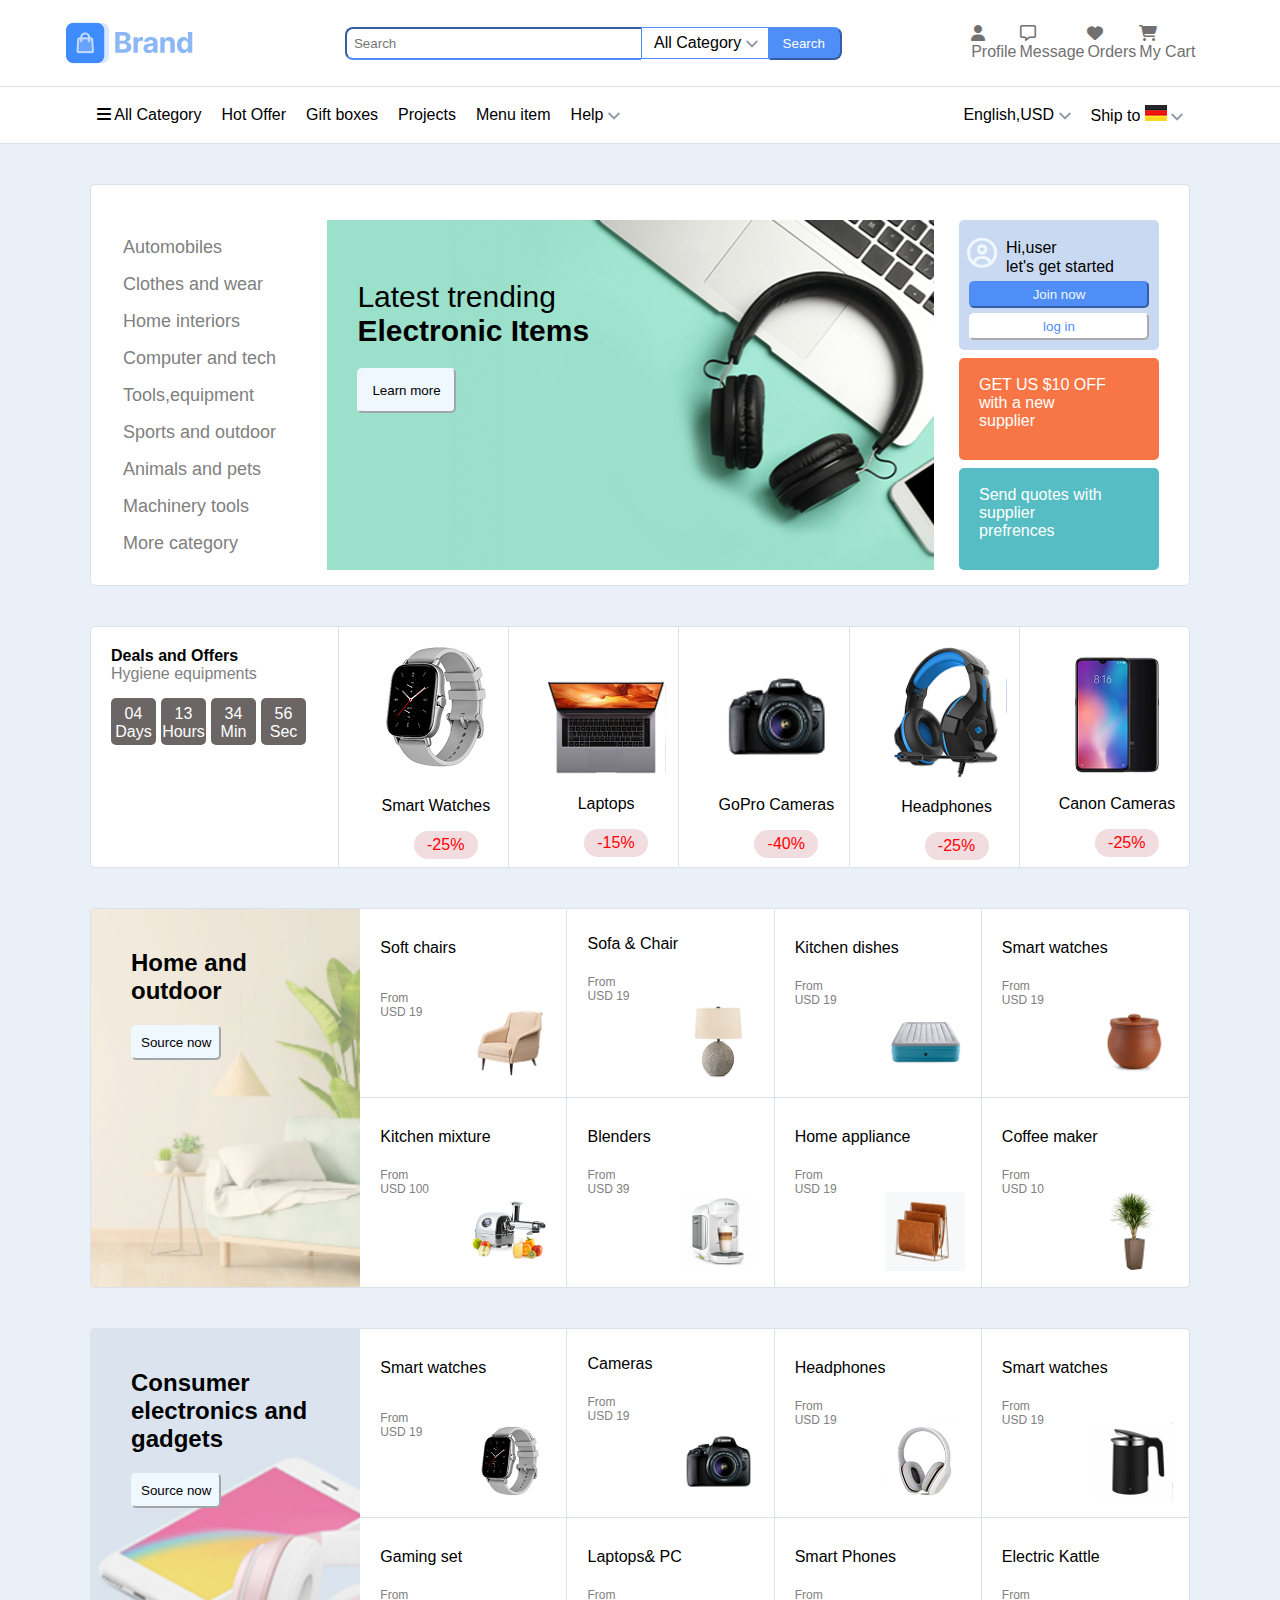
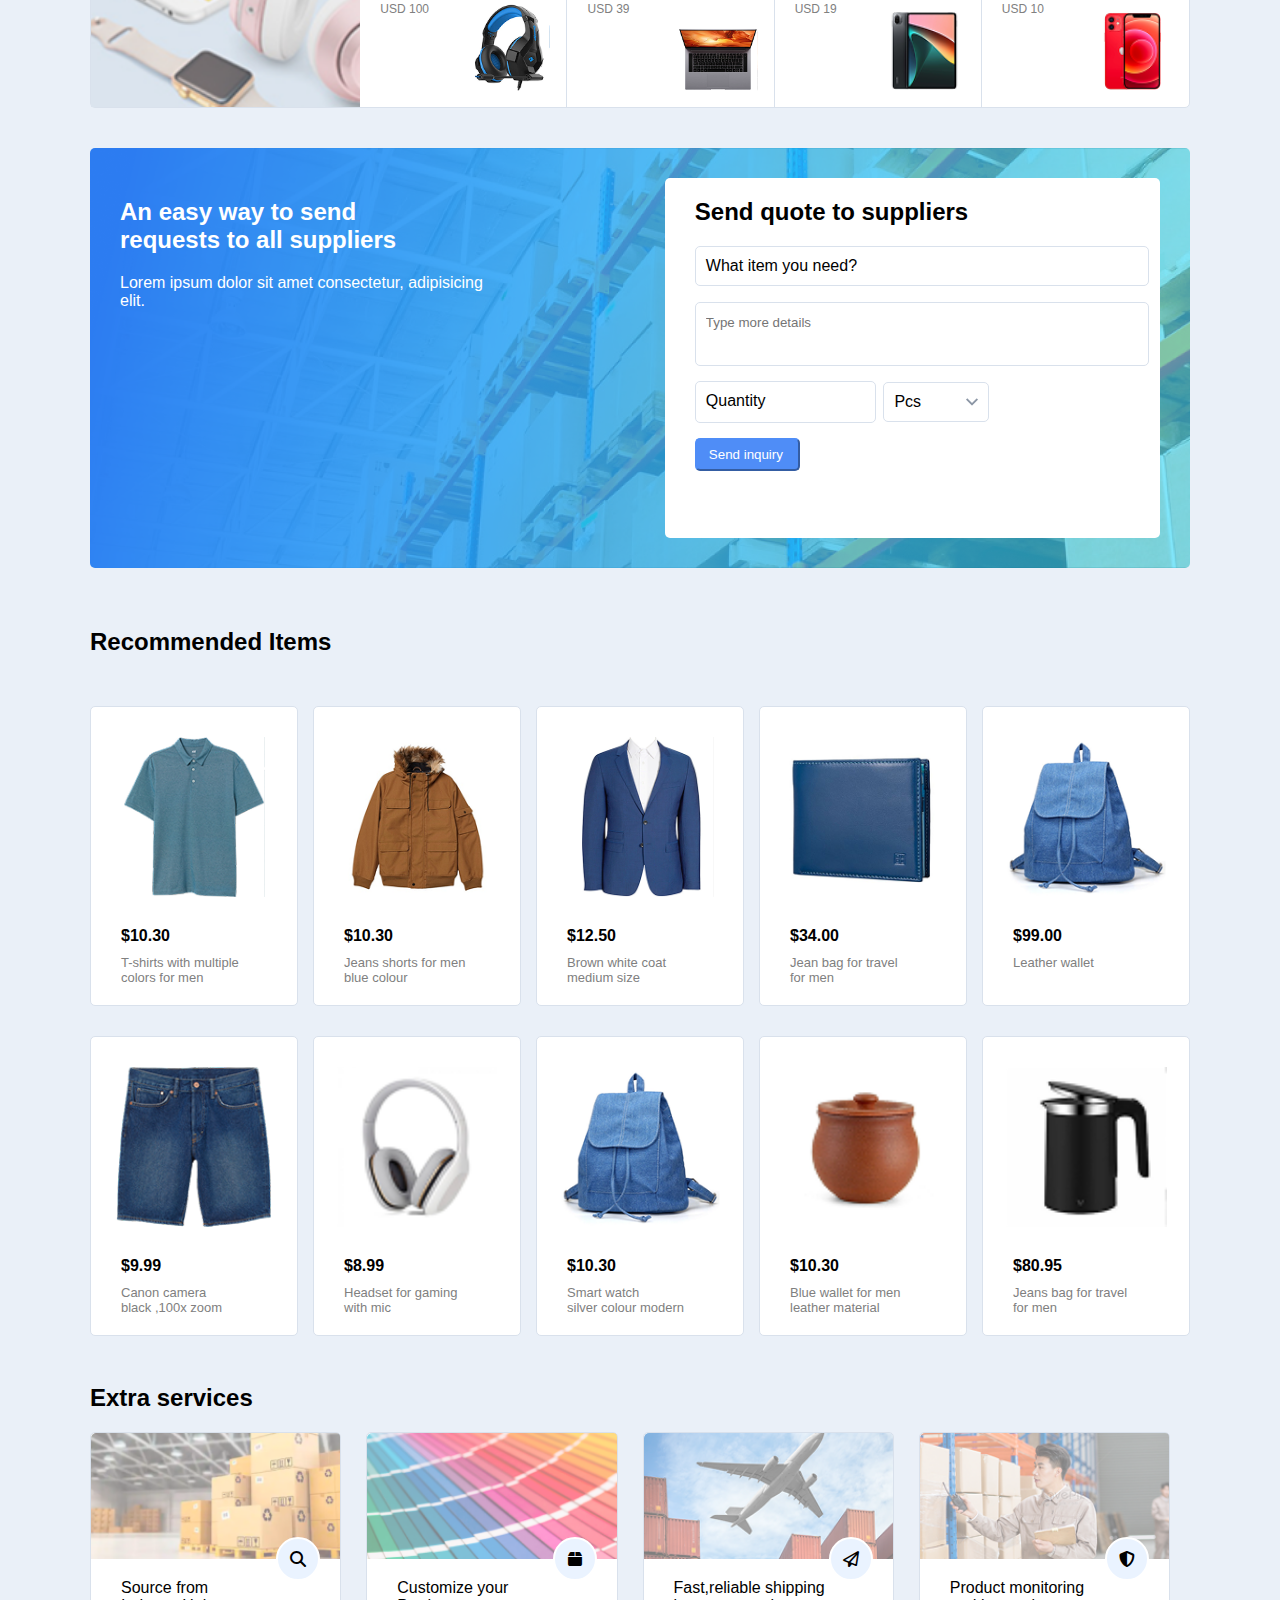
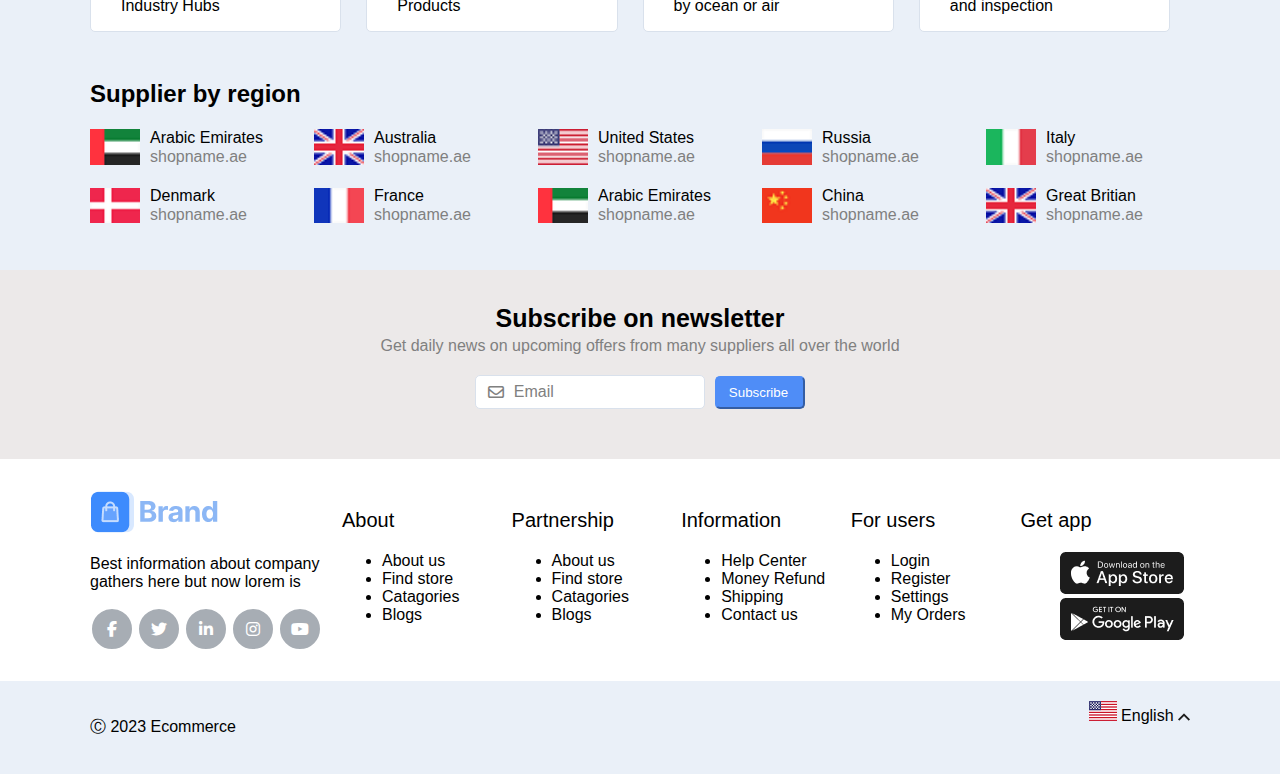
<file: index.html>
<!DOCTYPE html>
<html lang="en">
<head>
    <meta charset="UTF-8">
    <meta name="viewport" content="width=device-width, initial-scale=1.0">
    <title>Document</title>
  <link rel="stylesheet" href="/style.css">
  <link rel="stylesheet"
 href="https://cdnjs.cloudflare.com/ajax/libs/font-awesome/6.5.0/css/all.min.css">

</head>
<body>
    <div id="container">
<div id="hero">
    <div id="heroo" >
        <img src="/logo-colored.png" alt="brandimage">
    </div>
    <div id="hero1">
        <input type="text" placeholder="Search" id="Search" >
       <p id="input">All Category <img src="/Vector.png" alt="vector"></p>
         <button id="button">Search</button>
   </div>
    <div id="logo">
        <div id="logo1">
        <i class="fa-solid fa-user"></i> <br>Profile
       
        </div><div  id="logo1">
<i class="fa-regular fa-message"></i> <br>Message
     
        </div><div  id="logo1">
<i class="fa-solid fa-heart"></i> <br>Orders
        
        </div><div  id="logo1">
<i class="fa-solid fa-cart-shopping"></i> <br>My Cart
      
        </div>
    </div>
</div>
<div  id="category">
    <div  id="category1">
        <p><i class="fa-solid fa-bars"></i> All Category</p>
        <p>Hot Offer</p>
        <p>Gift boxes</p>
        <p>Projects</p>
        <p>Menu item</p>
        <div id="category11">
<p >Help <img src="/Vector.png" alt=""></p>
</div>
    </div>
    <div  id="category2">
        <p>English,USD <img src="/Vector.png" alt=""></p>
        <p>Ship to <img src="/DE@2x.png" alt=""> <img src="/Vector.png" alt=""></p>
    </div>
</div>
<div id="box">
    <div id="menu">
       
    <p>Automobiles</p>
    <p>Clothes and wear</p>
    <p>Home interiors</p>
    <p>Computer and tech</p>
    <p>Tools,equipment</p>
    <p>Sports and outdoor</p>
    <p>Animals and pets</p>
    <p>Machinery tools</p>
    <p>More category</p>
    </div>
    <div id="pic">
       <div id="pic1" style="padding-left: 30px;padding-top: 60px;font-size: 30px;">
<span>Latest trending</span>
<br> 
<span style="font-weight: 600;">Electronic Items</span>        
</div>
        <button style="margin-left: 30px;margin-top: 20px;background-color: aliceblue;padding: 13px;border-color: aliceblue;border-radius: 5px;font-weight: 120;">Learn more</button>
    </div>
    <div id="list">
        <div id="list1">
            <div id="list11"><i class="fa-regular fa-circle-user" style="color: aliceblue;"></i>
                <div style="display: flex;  flex-direction: column;
  line-height: 1.2;">
               <span> Hi,user</span> 
               <span>let's get started</span>
                </div>
            </div>
            <button style="color: aliceblue;background-color: #4F8DF7 ;
  border-color: #4F8DF7;width: 180px;margin-top: 5px;border-radius: 5px;padding-top: 4px;padding-bottom: 4px;margin-left: 10px;margin-right: 10px;">Join now</button>
            <button style="color: #4F8DF7;background-color: white ;
  border-color: white;width: 180px;margin-top: 5px;border-radius: 5px;padding-top: 4px;padding-bottom: 4px;margin-left: 10px;margin-bottom: 5px;">log in</button>
        </div>
        <div id="list2">
           <p> GET US $10 OFF <br>with a new <br>supplier</p>
        </div>
        <div id="list3">
                     <p> Send quotes with <br>supplier <br>prefrences</p>
  
        </div>
    </div>
</div>
<div id="main">
    <div id="main1">
        <span style="font-weight: 550;">Deals and Offers</span>
        <br><span style="color: gray;">Hygiene equipments</span>
        <div id="main11">
            <span>04 <br>Days</span>
                        <span>13 <br>Hours</span>
            <span>34 <br>Min</span>
            <span>56 <br> Sec</span>

        </div>
        
    </div>
    <div id="main2" style="padding-top: 10px;">
        <img src="/8.png" alt="">
        <p>Smart Watches</p>
        <p style="color: red;background-color: rgb(241, 220, 224);width: 54px;padding: 5px;margin-left: 50px;border-radius: 25px;">-25%</p>
    </div>
     <div id="main3" style="padding-top: 53px;">
        <img src="/image 34.png" alt="" style="width: 120px;height: auto;">
        <p>Laptops</p>
        <p style="color: red;background-color: rgb(241, 220, 224);width: 54px;padding: 5px;margin-left: 50px;border-radius: 25px;">-15%</p>
    </div>
     <div id="main4" style="padding-top: 30px;">
        <img src="/6.png" alt="" style="width: 120px;height: auto;">
        <p>GoPro Cameras</p>
        <p style="color: red;background-color: rgb(241, 220, 224);width: 54px;padding: 5px;margin-left: 50px;border-radius: 25px;">-40%</p>
    </div> 
    <div id="main5" style="padding-top: 15px;">
        <img src="/image 29.png" alt="" style="width: 120px;height: auto;">
        <p>Headphones</p>
        <p style="color: red;background-color: rgb(241, 220, 224);width: 54px;padding: 5px;margin-left: 50px;border-radius: 25px;">-25%</p>
    </div>
     <div id="main6" style="padding-top: 28px;">
        <img src="/image 23.png" alt="" style="width: 120px;height: auto;">
        <p>Canon Cameras</p>
        <p style="color: red;background-color: rgb(241, 220, 224);width: 54px;padding: 5px;margin-left: 50px;border-radius: 25px;">-25%</p>
    </div>
</div>
<div id="section">
    <div id="section1">
<h2 style="padding:20px 0 0 40px;">Home and <br> outdoor</h2> 
<button style="margin-left: 40px;margin-top: 0px;background-color: aliceblue;padding: 8px;border-color: aliceblue;border-radius: 5px;font-weight: 120;">Source now</button>
   </div>
  
   <div class="section2" >
    <div>
        <p>Soft chairs</p>
    <p style="font-size: 12px;color: gray;">From <br>USD 19</p>
    </div>
        <img src="1.png" alt="" >
   </div>
   <div class="section2"  style="padding-top: 10px;">
    <div>
        <p>Sofa & Chair</p>
        <span style="font-size: 12px;color: gray;">From  <br>USD 19
        </span>
        </div>
        <img src="6 copy.png" alt="" >
    </div>
   <div class="section2"  >
<div>
        <p>Kitchen dishes</p>
        <span style="font-size: 12px;color: gray;">From <br> USD 19
        </span>
        </div>
        <img src="image 93.png" alt="" >
   </div>
   <div class="section2"  >
    <div>
        <p>Smart watches</p>
        <span style="font-size: 12px;color: gray;">From <br> USD 19
        </span>
        </div>
        <img src="3.png" alt="" >
   </div>
   <div class="section2" >
    <div>
        <p>Kitchen mixture</p>
        <span style="font-size: 12px;color: gray;">From <br>USD 100
        </span>
        </div>
        <img src="9.png" alt="" >
   </div>
   <div class="section2" >
    <div>
        <p>Blenders</p>
        <span style="font-size: 12px;color: gray;">From <br> USD 39
        </span>
        </div>
        <img src="8 copy.png" alt="" >
   </div>
   <div class="section2" >
    <div>
        <p>Home appliance</p>
        <span style="font-size: 12px;color: gray;">From <br> USD 19
        </span>
        </div>
        <img src="7.png" alt=""  >
   </div>
   <div class="section2" >
    <div>
        <p>Coffee maker</p>
        <span style="font-size: 12px;color: gray;">From <br>USD 10
        </span>
        </div>
        <img src="image 89.png" alt="" >
   </div>
   </div>
<div id="card">
    <div id="card1">
<h2 style="padding:20px 0 0 40px;">Consumer <br>electronics and <br> gadgets</h2> 
<button style="margin-left: 40px;margin-top: 0px;background-color: aliceblue;padding: 8px;border-color: aliceblue;border-radius: 5px;font-weight: 120;">Source now</button>
   </div>
  
   <div class="card2" >
    <div>
        <p>Smart watches</p>
    <p style="font-size: 12px;color: gray;">From <br>USD 19</p>
    </div>
        <img src="/8.png" alt="" >
   </div>
   <div class="card2"  style="padding-top: 10px;">
    <div>
        <p>Cameras</p>
        <span style="font-size: 12px;color: gray;">From  <br>USD 19
        </span>
        </div>
        <img src="/6.png" alt="" >
    </div>
   <div class="card2"  >
<div>
        <p>Headphones</p>
        <span style="font-size: 12px;color: gray;">From <br> USD 19
        </span>
        </div>
        <img src="image 86.png" alt="" >
   </div>
   <div class="card2"  >
    <div>
        <p>Smart watches</p>
        <span style="font-size: 12px;color: gray;">From <br> USD 19
        </span>
        </div>
        <img src="image 85.png" alt="" >
   </div>
   <div class="card2" >
    <div>
        <p>Gaming set</p>
        <span style="font-size: 12px;color: gray;">From <br>USD 100
        </span>
        </div>
        <img src="/image 29.png" alt="" >
   </div>
   <div class="card2" >
    <div>
        <p>Laptops& PC</p>
        <span style="font-size: 12px;color: gray;">From <br> USD 39
        </span>
        </div>
        <img src="image 34.png" alt="" >
   </div>
   <div class="card2" >
    <div>
        <p>Smart Phones</p>
        <span style="font-size: 12px;color: gray;">From <br> USD 19
        </span>
        </div>
        <img src="image 32.png" alt=""  >
   </div>
   <div class="card2" >
    <div>
        <p>Electric Kattle</p>
        <span style="font-size: 12px;color: gray;">From <br>USD 10
        </span>
        </div>
        <img src="image 33.png" alt="" >
   </div>
   </div>
   <div id="bgd">
    <div id="bgd1">
        <h2>An easy way to send <br>requests to all suppliers</h2>
        <p>Lorem ipsum dolor sit amet consectetur, adipisicing elit. </p>
    </div>
    <div id="bgd2">
        <h2>Send quote to suppliers</h2>
<p  id="in">What item you need?</p> 
  <input type="text" placeholder="Type more details" id="in1">
  <div style="display: flex;gap: 7px;">
<p id="in2">Quantity</p> 

<p id="in3">Pcs    <img src="Vector.png" alt=""></p>
</div>
<button id="button" style="border-radius: 5px;">Send inquiry</button>

</div>
  </div>
<div id="bag">
    
        <h2>Recommended Items</h2>
        <div id="bag1">
        <div id="bag2">
            <div class="bag12">
                <img src="Bitmap.png" alt="">
                <p>$10.30</p>
                <p>T-shirts with multiple <br> colors for men</p>
            </div>
            <div class="bag12">
                <img src="2 1.png" alt="">
                <p>$10.30</p>
                <p>Jeans shorts for men <br>blue colour</p>
            </div>
            <div class="bag12">
                <img src="image 30.png" alt="">
                <p>$12.50</p>
                <p>Brown white coat <br>medium size</p>
            </div>
            <div class="bag12">
                <img src="image 24.png" alt="">
                <p>$34.00</p>
                <p>Jean bag for travel <br>for men</p>
            </div>
            <div class="bag12">
                <img src="image 26.png" alt="">
                <p>$99.00</p>
                <p>Leather wallet</p>
            </div>
        </div>
         <div id="bag2">
            <div class="bag12">
                <img src="Bitmap (2).png" alt="">
                <p>$9.99</p>
                <p>Canon camera <br> black ,100x zoom</p>
            </div>
            <div class="bag12">
                <img src="image 86.png" alt="">
                <p>$8.99</p>
                <p>Headset for gaming <br> with mic </p>
            </div>
            <div class="bag12">
                <img src="image 26.png" alt="">
                <p>$10.30</p>
                <p>Smart watch <br> silver colour modern</p>
            </div>
            <div class="bag12">
                <img src="3.png" alt="">
                <p>$10.30</p>
                <p>Blue wallet for men <br> leather material </p>
            </div>
            <div class="bag12">
                <img src="image 85.png" alt="">
                <p>$80.95</p>
                <p>Jeans bag for travel <br>for men</p>
            </div>
        </div>
    </div>
    </div>
    <div id="board">
    <div>
        <h2>Extra services</h2>
    </div>
    <div id="board1">
    <div class="board2">
        <img src="Mask group.png" alt="">
                <i class="fa-solid fa-magnifying-glass"></i>
<p>Source from <br>Industry Hubs</p>    </div>
    <div class="board2">
        <img src="Mask group (1).png" alt="">
<i class="fa-solid fa-box"></i> 
<p>Customize your <br>Products</p>    </div>
    <div class="board2">
        <img src="image 106.png" alt="">
      <i class="fa-regular fa-paper-plane"></i>
<p>Fast,reliable shipping <br>by ocean or air</p>    </div>
    <div class="board2">
        <img src="image 107.png" alt="">
        <i class="fa-solid fa-shield-halved"></i>
<p>Product monitoring  <br>and inspection</p>    </div>
    </div>
</div>
<div id="flags">
    <h2>Supplier by region</h2>
    <div id="flag">
    <div class="flag1">
        <img src="AE@2x.png" alt="">
        <div>
            <p>Arabic Emirates</p>
            <p>shopname.ae</p>
        </div>
    </div>
    <div class="flag1">
        <img src="GB@2x.png" alt="">
        <div>
            <p>Australia</p>
            <p>shopname.ae</p>
        </div>
    </div>
    <div class="flag1">
        <img src="US@2x.png" alt="">
        <div>
            <p>United States</p>
            <p>shopname.ae</p>
        </div>
    </div>
     <div class="flag1">
        <img src="RU@2x.png" alt="">
        <div>
            <p>Russia</p>
            <p>shopname.ae</p>
        </div>
    </div>
     <div class="flag1">
        <img src="IT@2x.png" alt="">
        <div>
            <p>Italy</p>
            <p>shopname.ae</p>
        </div>
    </div>
     <div class="flag1">
        <img src="DK@2x.png" alt="">
        <div>
            <p>Denmark</p>
            <p>shopname.ae</p>
        </div>
    </div>
     <div class="flag1">
        <img src="FR@2x.png" alt="">
        <div>
            <p>France</p>
            <p>shopname.ae</p>
        </div>
    </div>
     <div class="flag1">
        <img src="AE@2x.png" alt="">
        <div>
            <p>Arabic Emirates</p>
            <p>shopname.ae</p>
        </div>
    </div>
     <div class="flag1">
        <img src="CN@2x.png" alt="">
        <div>
            <p>China</p>
            <p>shopname.ae</p>
        </div>
    </div>
     <div class="flag1">
        <img src="GB@2x.png" alt="">
        <div>
            <p>Great Britian</p>
            <p>shopname.ae</p>
        </div>
    </div>
    </div>
</div>
<div id="page">
<p>Subscribe on newsletter</p>
    <p>Get daily news on upcoming offers from many suppliers all over the world</p>
<div id="div">
<div id="email"><i class="fa-regular fa-envelope"></i>Email</div>
<bUtton id="button" style="border-radius: 5px;">Subscribe</bUtton>
</div>
</div>
<div id="last">
    <div>
        <img src="/logo-colored.png" alt="brandimage">
        <p>Best information about company <br>gathers here but now lorem is</p>
        <div id="logo">
            <i class="fa-brands fa-facebook-f"></i>
            <i class="fa-brands fa-twitter"></i>
            <i class="fa-brands fa-linkedin-in"></i>
            <i class="fa-brands fa-instagram"></i>
            <i class="fa-brands fa-youtube"></i>
        </div>
    </div>
    <div class="last1">
        <p>About</p>
        <ul class="lastlist">
            <li>About us</li>
         <li>Find store</li>
            <li>Catagories</li>
            <li>Blogs</li>
        </ul>
    </div>
<div class="last1">
    <p>Partnership</p>
    <ul class="lastlist">
            <li>About us</li>
         <li>Find store</li>
            <li>Catagories</li>
            <li>Blogs</li>
        </ul>
</div>
<div class="last1">
    <p>Information</p>
    <ul class="lastlist">
            <li>Help Center</li>
         <li>Money Refund</li>
            <li>Shipping</li>
            <li>Contact us</li>
        </ul>
</div>
<div class="last1">
    <p>For users</p>
    <ul class="lastlist">
            <li>Login</li>
         <li>Register</li>
            <li>Settings</li>
            <li>My Orders</li>
        </ul>
</div>
<div class="last1">
    <p>Get app</p>
   <img src="market-button.png" alt="" style="padding-left: 40px;">
   <img src="Group.png" alt="" style="padding-left: 40px;">
</div>
</div>
</div>
<div id="footer">
   <div> <p>Ⓒ 2023 Ecommerce</p>
    </div>
    <div>
    <img src="US@2x.png" alt=""> English <img src="Vector2.png" alt="">
    </div>
</div>
</body>
</html>
</file>
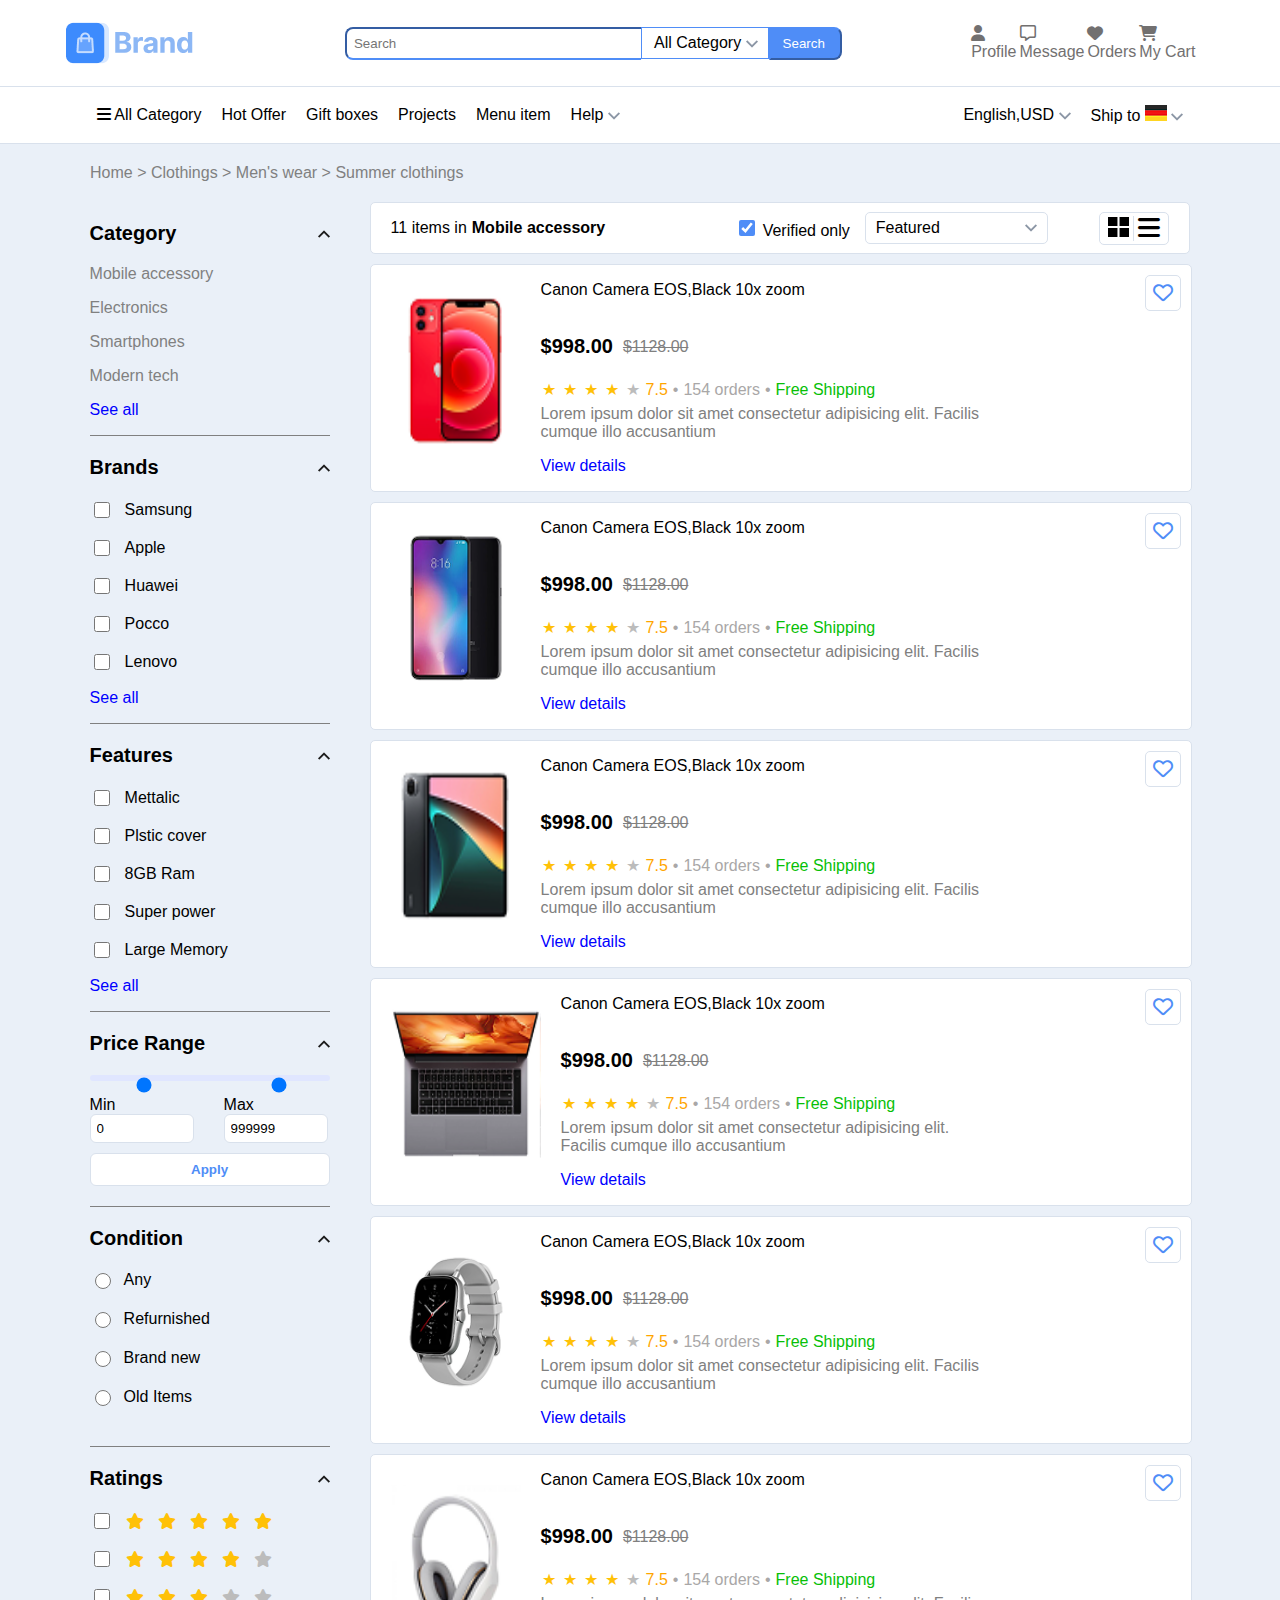
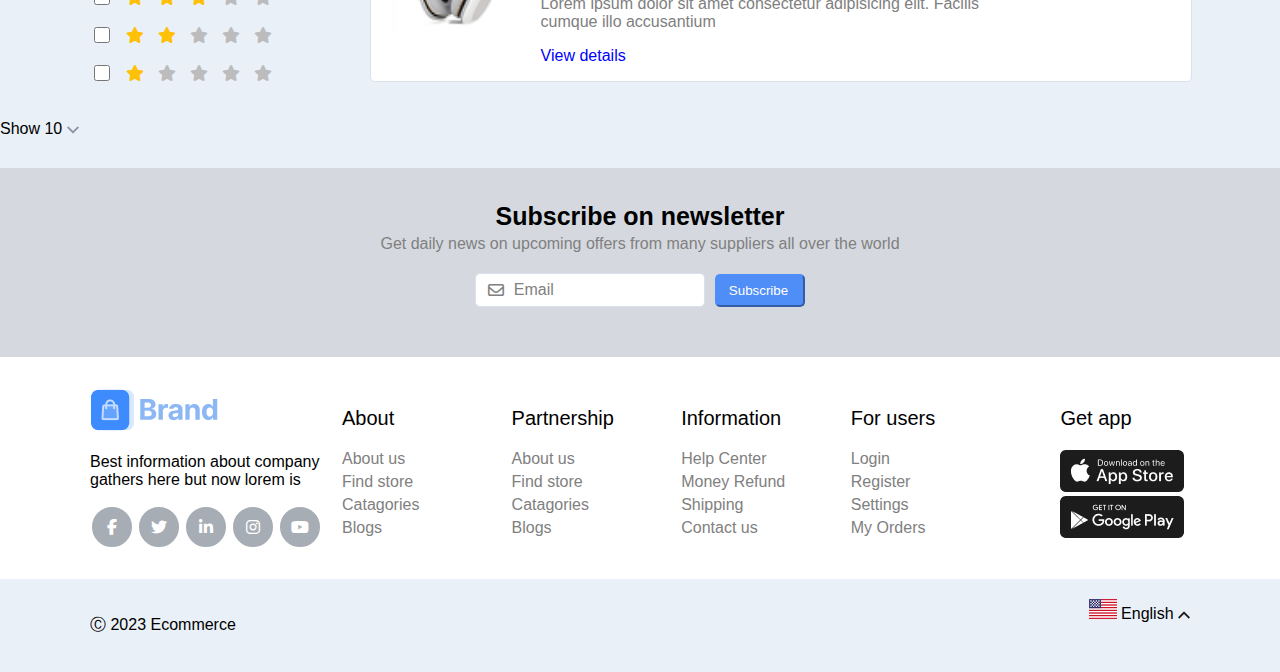
<file: index2.html>
<!DOCTYPE html>
<html lang="en">
<head>
    <meta charset="UTF-8">
    <meta name="viewport" content="width=device-width, initial-scale=1.0">
    <title>Ecommerce website</title>
    <link rel="stylesheet" href="/style2.css">
      <link rel="stylesheet"
 href="https://cdnjs.cloudflare.com/ajax/libs/font-awesome/6.5.0/css/all.min.css">
</head>
<body>
    <div id="hero">
    <div id="heroo" >
        <img src="/logo-colored.png" alt="brandimage">
    </div>
    <div id="hero1">
        <input type="text" placeholder="Search" id="Search" >
       <p id="input">All Category <img src="/Vector.png" alt="vector"></p>
         <button id="button">Search</button>
   </div>
    <div id="logo">
        <div id="logo1">
        <i class="fa-solid fa-user"></i> <br>Profile
       
        </div><div  class="logo1">
<i class="fa-regular fa-message"></i> <br>Message
     
        </div><div  class="logo1">
<i class="fa-solid fa-heart"></i> <br>Orders
        
        </div><div  class="logo1">
<i class="fa-solid fa-cart-shopping"></i> <br>My Cart
      
        </div>
    </div>
</div>
<div  id="category">
    <div  id="category1">
        <p><i class="fa-solid fa-bars"></i> All Category</p>
        <p>Hot Offer</p>
        <p>Gift boxes</p>
        <p>Projects</p>
        <p>Menu item</p>
        <div id="category11">
<p >Help <img src="/Vector.png" alt=""></p>
</div>
    </div>
    <div  id="category2">
        <p>English,USD <img src="/Vector.png" alt=""></p>
        <p>Ship to <img src="/DE@2x.png" alt=""> <img src="/Vector.png" alt=""></p>
    </div>
</div>
<div id="line">
<a href="">Home</a> >
<a href="">Clothings</a> >
<a href="">Men's wear</a> >
<a href="">Summer clothings</a>
</div>
<div id="main">
<div id="height">
<div id="section">
        <p id="section1">Category <img src="Vector2.png" alt=""></p>
        <div id="section2">
        <p>Mobile accessory</p>
        <p>Electronics</p>
    <p>Smartphones</p>
    <p>Modern tech</p>
    <p style="color: blue;">See all</p>
</div>
</div>
<div id="brand">
   
        <p id="section1">Brands <img src="Vector2.png" alt=""></p>
  
            <p class="para">  <input type="checkbox" class="check">Samsung</p>
        <p class="para">  <input type="checkbox" class="check">Apple</p>
    <p class="para">  <input type="checkbox" class="check">Huawei</p>
    <p class="para">  <input type="checkbox" class="check">Pocco</p>
        <p class="para">  <input type="checkbox" class="check" >Lenovo</p>
    <p style="color: blue;">See all</p>
</div>
<div id="features">
            <p id="section1">Features <img src="Vector2.png" alt=""></p>
 <p class="para">  <input type="checkbox" class="check">Mettalic</p>
        <p class="para">  <input type="checkbox" class="check">Plstic cover</p>
    <p class="para">  <input type="checkbox" class="check">8GB Ram</p>
    <p class="para">  <input type="checkbox" class="check">Super power</p>
        <p class="para">  <input type="checkbox" class="check" >Large Memory</p>
    <p style="color: blue;">See all</p>
</div>
<div class="price-box">
            <p id="section1">Price Range <img src="Vector2.png" alt=""></p>

  <div class="slider-container">
    <input type="range" min="0" max="1000000" value="200000" id="rangeMin">
    <input type="range" min="0" max="1000000" value="800000" id="rangeMax">
  </div>

  <div class="inputs">
   <div> Min
    <input type="number" id="minPrice" value="0">
    </div>
    <div>
    Max
    <input type="number" id="maxPrice" value="999999">
    </div>
  </div>

  <button class="apply-btn">Apply</button>
</div>
<div id="condition">
            <p id="section1">Condition <img src="Vector2.png" alt=""></p>
            <div id="conditionlist">
 <label >
    <input type="radio" name="condition" class="radio">Any
 </label>
 <label >
    <input type="radio" name="condition" class="radio">Refurnished
 </label>
 <label >
    <input type="radio" name="condition" class="radio">Brand new
 </label>
 <label >
    <input type="radio" name="condition" class="radio">Old Items
 </label>
 </div>
 </div>
 <div id="ratings">
            <p id="section1">Ratings <img src="Vector2.png" alt=""></p>
 <p class="para">  <input type="checkbox" class="check">
    <i class="fa-solid fa-star star filled"></i>
  <i class="fa-solid fa-star star filled"></i>
  <i class="fa-solid fa-star star filled"></i>
  <i class="fa-solid fa-star star filled"></i>
  <i class="fa-solid fa-star star filled"></i>
  </p>
        <p class="para">  <input type="checkbox" class="check">
           <i class="fa-solid fa-star star filled"></i>
  <i class="fa-solid fa-star star filled"></i>
  <i class="fa-solid fa-star star filled"></i>
  <i class="fa-solid fa-star star filled"></i>
 <i class="fa-solid fa-star star empty"></i>
</p>
    <p class="para">  <input type="checkbox" class="check">
         <i class="fa-solid fa-star star filled"></i>
  <i class="fa-solid fa-star star filled"></i>
  <i class="fa-solid fa-star star filled"></i>
<i class="fa-solid fa-star star empty"></i>
 <i class="fa-solid fa-star star empty"></i>

        </p>
    <p class="para">  <input type="checkbox" class="check">
           <i class="fa-solid fa-star star filled"></i>
  <i class="fa-solid fa-star star filled"></i>
<i class="fa-solid fa-star star empty"></i>
<i class="fa-solid fa-star star empty"></i> 
<i class="fa-solid fa-star star empty"></i>

        </p>
        <p class="para"> 
             <input type="checkbox" class="check" >
              <i class="fa-solid fa-star star filled"></i>
<i class="fa-solid fa-star star empty"></i>
<i class="fa-solid fa-star star empty"></i>
<i class="fa-solid fa-star star empty"></i> 
<i class="fa-solid fa-star star empty"></i>

            </p>
</div>
</div>
<div id="product-card">
<div id="main1">
    <div id="main11">
<div id="main2"><p>11 items in </p><p id="p">Mobile accessory</p></div>
<div id="main3">
 <p><input type="checkbox" class="check" checked> Verified only</p>
<div id="p1"><p>Featured</p> <img src="Vector.png" alt=""> </div>
</div>
</div>

<div style="border: 1.5px solid #d9e1ec;padding: 3px 8px 3px 8px;border-radius: 5px;">
<img src="7626499591553666161.svg" alt="">
<i class="fa-solid fa-bars" id="icon"></i>
</div>
</div>
<div class="card">
            <img src="image 33.png" alt="" >
<div id="card1">
    <div id="card2">
        <p>Canon Camera EOS,Black 10x zoom </p>
<div class="price-row">
  <p class="new-price">$998.00</p>
  <p class="old-price">$1128.00</p>
</div>
<div class="rating-row">
  <span class="star filled">★</span>
  <span class="star filled">★</span>
  <span class="star filled">★</span>
  <span class="star filled">★</span>
  <span class="star empty">★</span>

  <span class="rating-text">7.5</span>
  <span class="dot">•</span>
  <span class="orders">154 orders</span>
  <span class="dot">•</span>
  <span class="free">Free Shipping</span>
</div>


 <p style="color: gray; margin-top: 6px;">Lorem ipsum dolor sit amet consectetur adipisicing elit. Facilis cumque illo accusantium </p>
<p style="color: blue;">View details</p>   
</div>
<div>
    <i class="fa-regular fa-heart" id="heart"></i>
</div>
</div>
</div>
<div class="card">
 <img src="/image 23.png" alt="" ><div id="card1">
    <div id="card2">
        <p>Canon Camera EOS,Black 10x zoom </p>
<div class="price-row">
  <p class="new-price">$998.00</p>
  <p class="old-price">$1128.00</p>
</div>
<div class="rating-row">
  <span class="star filled">★</span>
  <span class="star filled">★</span>
  <span class="star filled">★</span>
  <span class="star filled">★</span>
  <span class="star empty">★</span>

  <span class="rating-text">7.5</span>
  <span class="dot">•</span>
  <span class="orders">154 orders</span>
  <span class="dot">•</span>
  <span class="free">Free Shipping</span>
</div>


 <p style="color: gray; margin-top: 6px;">Lorem ipsum dolor sit amet consectetur adipisicing elit. Facilis cumque illo accusantium </p>
<p style="color: blue;">View details</p>   
</div>
<div>
    <i class="fa-regular fa-heart" id="heart"></i>
</div>
</div>
</div>
<div class="card">
<img src="image 32.png" alt=""  ><div id="card1">
    <div id="card2">
        <p>Canon Camera EOS,Black 10x zoom </p>
<div class="price-row">
  <p class="new-price">$998.00</p>
  <p class="old-price">$1128.00</p>
</div>
<div class="rating-row">
  <span class="star filled">★</span>
  <span class="star filled">★</span>
  <span class="star filled">★</span>
  <span class="star filled">★</span>
  <span class="star empty">★</span>

  <span class="rating-text">7.5</span>
  <span class="dot">•</span>
  <span class="orders">154 orders</span>
  <span class="dot">•</span>
  <span class="free">Free Shipping</span>
</div>


 <p style="color: gray; margin-top: 6px;">Lorem ipsum dolor sit amet consectetur adipisicing elit. Facilis cumque illo accusantium </p>
<p style="color: blue;">View details</p>   
</div>
<div>
    <i class="fa-regular fa-heart" id="heart"></i>
</div>
</div>
</div>
<div class="card">
        <img src="image 34.png" alt=""   style="  width: 150px;">
<div id="card1">
    <div id="card2">
        <p>Canon Camera EOS,Black 10x zoom </p>
<div class="price-row">
  <p class="new-price">$998.00</p>
  <p class="old-price">$1128.00</p>
</div>
<div class="rating-row">
  <span class="star filled">★</span>
  <span class="star filled">★</span>
  <span class="star filled">★</span>
  <span class="star filled">★</span>
  <span class="star empty">★</span>

  <span class="rating-text">7.5</span>
  <span class="dot">•</span>
  <span class="orders">154 orders</span>
  <span class="dot">•</span>
  <span class="free">Free Shipping</span>
</div>


 <p style="color: gray; margin-top: 6px;">Lorem ipsum dolor sit amet consectetur adipisicing elit. Facilis cumque illo accusantium </p>
<p style="color: blue;">View details</p>   
</div>
<div>
    <i class="fa-regular fa-heart" id="heart"></i>
</div>
</div>
</div>
<div class="card">
        <img src="/8.png" alt="" >
<div id="card1">
    <div id="card2">
        <p>Canon Camera EOS,Black 10x zoom </p>
<div class="price-row">
  <p class="new-price">$998.00</p>
  <p class="old-price">$1128.00</p>
</div>
<div class="rating-row">
  <span class="star filled">★</span>
  <span class="star filled">★</span>
  <span class="star filled">★</span>
  <span class="star filled">★</span>
  <span class="star empty">★</span>

  <span class="rating-text">7.5</span>
  <span class="dot">•</span>
  <span class="orders">154 orders</span>
  <span class="dot">•</span>
  <span class="free">Free Shipping</span>
</div>


 <p style="color: gray; margin-top: 6px;">Lorem ipsum dolor sit amet consectetur adipisicing elit. Facilis cumque illo accusantium </p>
<p style="color: blue;">View details</p>   
</div>
<div>
    <i class="fa-regular fa-heart" id="heart"></i>
</div>
</div>
</div>
<div class="card">
        <img src="image 86.png" alt="" >
<div id="card1">
    <div id="card2">
        <p>Canon Camera EOS,Black 10x zoom </p>
<div class="price-row">
  <p class="new-price">$998.00</p>
  <p class="old-price">$1128.00</p>
</div>
<div class="rating-row">
  <span class="star filled">★</span>
  <span class="star filled">★</span>
  <span class="star filled">★</span>
  <span class="star filled">★</span>
  <span class="star empty">★</span>

  <span class="rating-text">7.5</span>
  <span class="dot">•</span>
  <span class="orders">154 orders</span>
  <span class="dot">•</span>
  <span class="free">Free Shipping</span>
</div>


 <p style="color: gray; margin-top: 6px;">Lorem ipsum dolor sit amet consectetur adipisicing elit. Facilis cumque illo accusantium </p>
<p style="color: blue;">View details</p>   
</div>
<div>
    <i class="fa-regular fa-heart" id="heart"></i>
</div>
</div>
</div>
</div>
</div>
<div style="gap: 280px;left: 0%;">
    <p>Show 10 <img src="Vector.png" alt="">
    </p>
</div>
<div id="page">
<p>Subscribe on newsletter</p>
    <p>Get daily news on upcoming offers from many suppliers all over the world</p>
<div id="div">
<div id="email"><i class="fa-regular fa-envelope"></i>Email</div>
<bUtton id="button" style="border-radius: 5px;">Subscribe</bUtton>
</div>
</div>
<div id="last">
    <div>
        <img src="/logo-colored.png" alt="brandimage">
        <p>Best information about company <br>gathers here but now lorem is</p>
        <div id="logo">
            <i class="fa-brands fa-facebook-f"></i>
            <i class="fa-brands fa-twitter"></i>
            <i class="fa-brands fa-linkedin-in"></i>
            <i class="fa-brands fa-instagram"></i>
            <i class="fa-brands fa-youtube"></i>
        </div>
    </div>
    <div class="last1">
        <p>About</p>
        <div class="lastlist">
            <a href="">About us</a>
                      <a href="">Find store</a>
            <a href="">Catagories</a>
            <a href="">Blogs</a>
        </div>
    </div>
<div class="last1">
    <p>Partnership</p>
    <div class="lastlist">
           <a href="">About us</a>
                      <a href="">Find store</a>
            <a href="">Catagories</a>
            <a href="">Blogs</a> 
        </div>
</div>
<div class="last1">
    <p>Information</p>
    <div class="lastlist">
        <a href="">Help Center</a>
                <a href="">Money Refund</a>
        <a href="">Shipping</a>
        <a href="">Contact us</a>
        </div>
</div>
<div class="last1">
    <p>For users</p>
    <div class="lastlist">
        <a href="">Login</a>
                <a href="">Register</a>
        <a href="">Settings</a>
        <a href="">My Orders</a>
        </div>
</div>
<div class="last1">
    <p style="padding-left: 40px;">Get app</p>
   <img src="market-button.png" alt="" style="padding-left: 40px;">
   <img src="Group.png" alt="" style="padding-left: 40px;">
</div>
</div>
<div id="footer">
   <div> <p>Ⓒ 2023 Ecommerce</p>
    </div>
    <div>
    <img src="US@2x.png" alt=""> English <img src="Vector2.png" alt="">
    </div>
</div>
<script src="/index2.js">
    
</script>
</body>
</html>
</file>
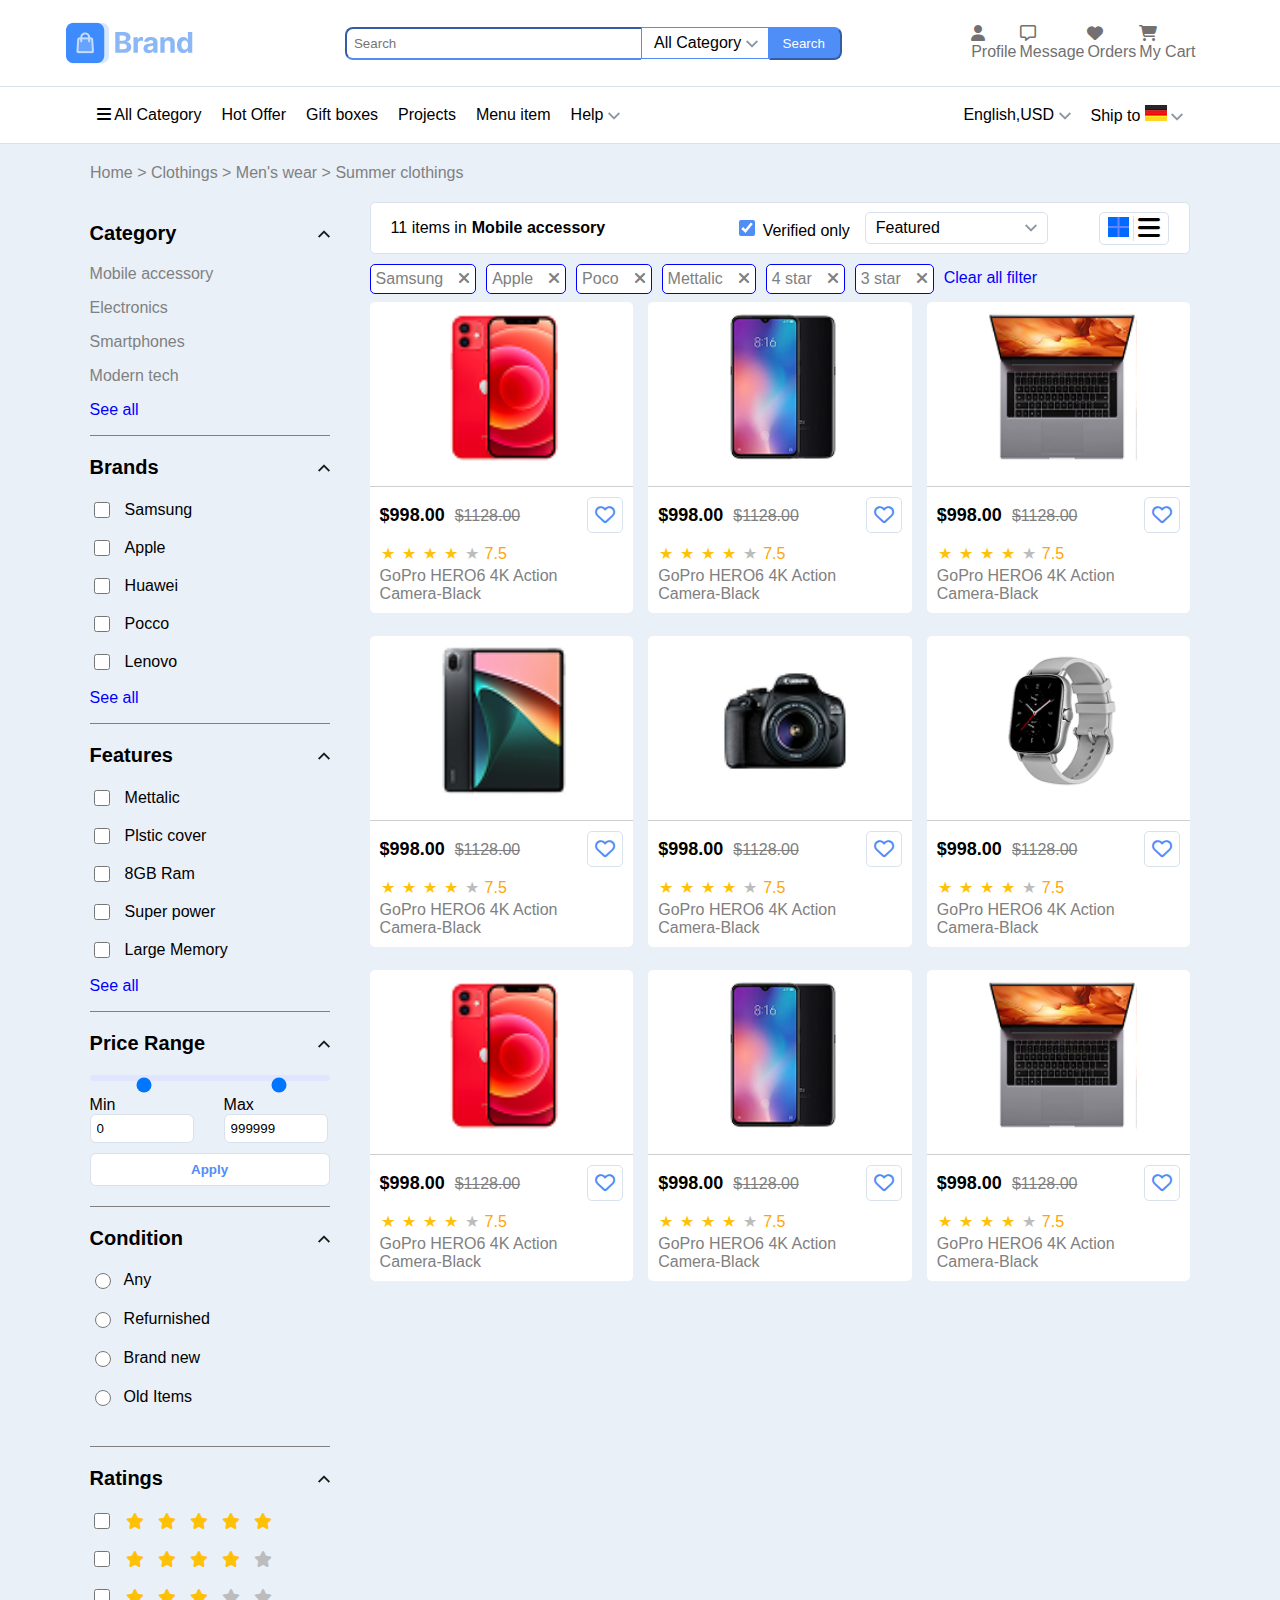
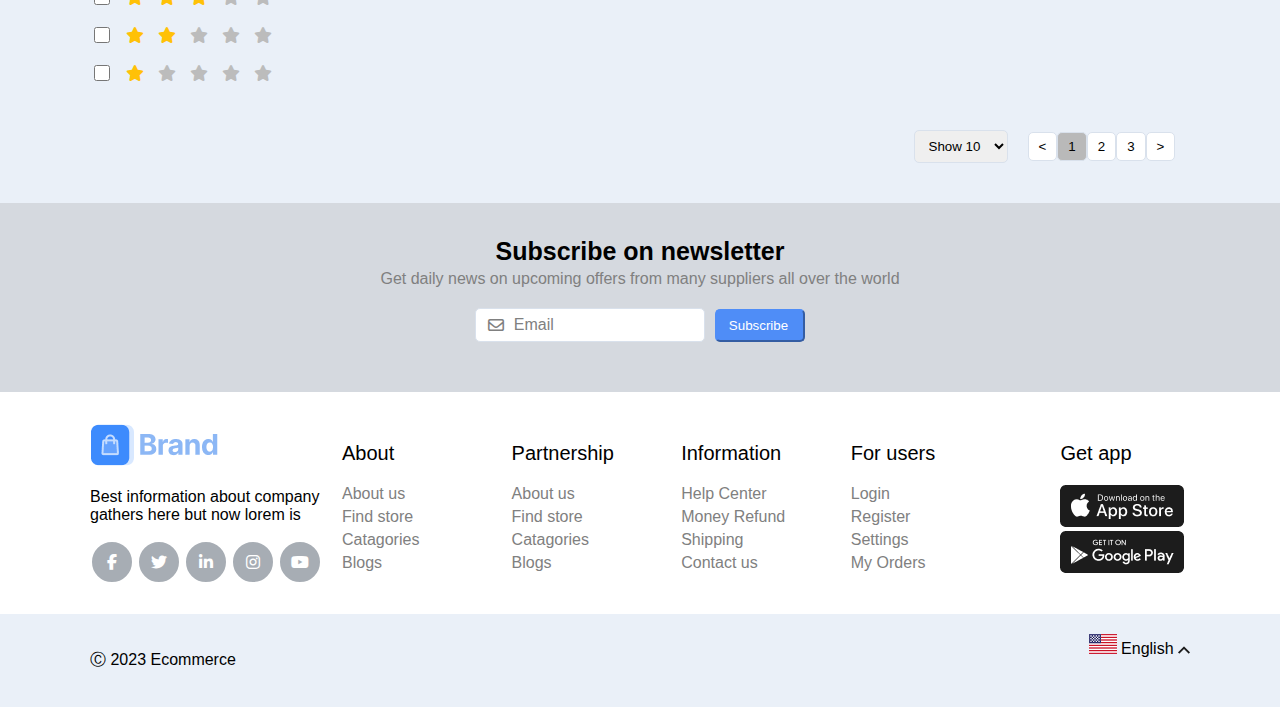
<file: index3.html>
<!DOCTYPE html>
<html lang="en">
<head>
    <meta charset="UTF-8">
    <meta name="viewport" content="width=device-width, initial-scale=1.0">
    <title>Document</title>
    <link rel="stylesheet" href="/style3.css">
    <link rel="stylesheet"
 href="https://cdnjs.cloudflare.com/ajax/libs/font-awesome/6.5.0/css/all.min.css">
</head>
<body>
     <div id="hero">
    <div id="heroo" >
        <img src="/logo-colored.png" alt="brandimage">
    </div>
    <div id="hero1">
        <input type="text" placeholder="Search" id="Search" >
       <p id="input">All Category <img src="/Vector.png" alt="vector"></p>
         <button id="button">Search</button>
   </div>
    <div id="logo">
        <div id="logo1">
        <i class="fa-solid fa-user"></i> <br>Profile
       
        </div><div  class="logo1">
<i class="fa-regular fa-message"></i> <br>Message
     
        </div><div  class="logo1">
<i class="fa-solid fa-heart"></i> <br>Orders
        
        </div><div  class="logo1">
<i class="fa-solid fa-cart-shopping"></i> <br>My Cart
      
        </div>
    </div>
</div>
<div  id="category">
    <div  id="category1">
        <p><i class="fa-solid fa-bars"></i> All Category</p>
        <p>Hot Offer</p>
        <p>Gift boxes</p>
        <p>Projects</p>
        <p>Menu item</p>
        <div id="category11">
<p >Help <img src="/Vector.png" alt=""></p>
</div>
    </div>
    <div  id="category2">
        <p>English,USD <img src="/Vector.png" alt=""></p>
        <p>Ship to <img src="/DE@2x.png" alt=""> <img src="/Vector.png" alt=""></p>
    </div>
</div>
<div id="line">
<a href="">Home</a> >
<a href="">Clothings</a> >
<a href="">Men's wear</a> >
<a href="">Summer clothings</a>
</div>
<div id="main">
<div id="height">
<div id="section">
        <p id="section1">Category <img src="Vector2.png" alt=""></p>
        <div id="section2">
        <p>Mobile accessory</p>
        <p>Electronics</p>
    <p>Smartphones</p>
    <p>Modern tech</p>
    <p style="color: blue;">See all</p>
</div>
</div>
<div id="brand">
   
        <p id="section1">Brands <img src="Vector2.png" alt=""></p>
  
            <p class="para">  <input type="checkbox" class="check">Samsung</p>
        <p class="para">  <input type="checkbox" class="check">Apple</p>
    <p class="para">  <input type="checkbox" class="check">Huawei</p>
    <p class="para">  <input type="checkbox" class="check">Pocco</p>
        <p class="para">  <input type="checkbox" class="check" >Lenovo</p>
    <p style="color: blue;">See all</p>
</div>
<div id="features">
            <p id="section1">Features <img src="Vector2.png" alt=""></p>
 <p class="para">  <input type="checkbox" class="check">Mettalic</p>
        <p class="para">  <input type="checkbox" class="check">Plstic cover</p>
    <p class="para">  <input type="checkbox" class="check">8GB Ram</p>
    <p class="para">  <input type="checkbox" class="check">Super power</p>
        <p class="para">  <input type="checkbox" class="check" >Large Memory</p>
    <p style="color: blue;">See all</p>
</div>
<div class="price-box">
            <p id="section1">Price Range <img src="Vector2.png" alt=""></p>

  <div class="slider-container">
    <input type="range" min="0" max="1000000" value="200000" id="rangeMin">
    <input type="range" min="0" max="1000000" value="800000" id="rangeMax">
  </div>

  <div class="inputs">
   <div> Min
    <input type="number" id="minPrice" value="0">
    </div>
    <div>
    Max
    <input type="number" id="maxPrice" value="999999">
    </div>
  </div>

  <button class="apply-btn">Apply</button>
</div>
<div id="condition">
            <p id="section1">Condition <img src="Vector2.png" alt=""></p>
            <div id="conditionlist">
 <label >
    <input type="radio" name="condition" class="radio">Any
 </label>
 <label >
    <input type="radio" name="condition" class="radio">Refurnished
 </label>
 <label >
    <input type="radio" name="condition" class="radio">Brand new
 </label>
 <label >
    <input type="radio" name="condition" class="radio">Old Items
 </label>
 </div>
 </div>
 <div id="ratings">
            <p id="section1">Ratings <img src="Vector2.png" alt=""></p>
 <p class="para">  <input type="checkbox" class="check">
    <i class="fa-solid fa-star star filled"></i>
  <i class="fa-solid fa-star star filled"></i>
  <i class="fa-solid fa-star star filled"></i>
  <i class="fa-solid fa-star star filled"></i>
  <i class="fa-solid fa-star star filled"></i>
  </p>
        <p class="para">  <input type="checkbox" class="check">
           <i class="fa-solid fa-star star filled"></i>
  <i class="fa-solid fa-star star filled"></i>
  <i class="fa-solid fa-star star filled"></i>
  <i class="fa-solid fa-star star filled"></i>
 <i class="fa-solid fa-star star empty"></i>
</p>
    <p class="para">  <input type="checkbox" class="check">
         <i class="fa-solid fa-star star filled"></i>
  <i class="fa-solid fa-star star filled"></i>
  <i class="fa-solid fa-star star filled"></i>
<i class="fa-solid fa-star star empty"></i>
 <i class="fa-solid fa-star star empty"></i>

        </p>
    <p class="para">  <input type="checkbox" class="check">
           <i class="fa-solid fa-star star filled"></i>
  <i class="fa-solid fa-star star filled"></i>
<i class="fa-solid fa-star star empty"></i>
<i class="fa-solid fa-star star empty"></i> 
<i class="fa-solid fa-star star empty"></i>

        </p>
        <p class="para"> 
             <input type="checkbox" class="check" >
              <i class="fa-solid fa-star star filled"></i>
<i class="fa-solid fa-star star empty"></i>
<i class="fa-solid fa-star star empty"></i>
<i class="fa-solid fa-star star empty"></i> 
<i class="fa-solid fa-star star empty"></i>

            </p>
</div>
</div>
<div id="product-card">
<div id="main1">
    <div id="main11">
<div id="main2"><p>11 items in </p><p id="p">Mobile accessory</p></div>
<div id="main3">
 <p><input type="checkbox" class="check" checked> Verified only</p>
<div id="p1"><p>Featured</p> <img src="Vector.png" alt=""> </div>
</div>
</div>

<div style="border: 1.5px solid #d9e1ec;padding: 3px 8px 3px 8px;border-radius: 5px;cursor: pointer;">
<img src="7626499591553666161.svg" alt="" id="grid-btn" class="active-view" >
<i class="fa-solid fa-bars" id="icon"></i>
</div>
</div>
<div id="mobile">
    <div class="mobilename">
        <span>Samsung</span>
        <i class="fa-solid fa-xmark"></i>
    </div>
     <div class="mobilename">
        <span>Apple</span>
        <i class="fa-solid fa-xmark"></i>
    </div>
     <div class="mobilename">
        <span>Poco</span>
        <i class="fa-solid fa-xmark"></i>
    </div>
     <div class="mobilename">
        <span>Mettalic</span>
        <i class="fa-solid fa-xmark"></i>
    </div>
     <div class="mobilename">
        <span>4 star</span>
        <i class="fa-solid fa-xmark"></i>
    </div>
     <div class="mobilename">
        <span>3 star</span>
        <i class="fa-solid fa-xmark"></i>
    </div>
    <div style="padding-top: 5px;color: blue;">
        <span>Clear all filter</span>
    </div>
</div>
<div id="mobilecards">
<div class="mobilecards11">
    <div  class="mobilecards1">
            <img src="image 33.png" alt="" >
            <div id="mbl">
                <div id="price">
               <div class="price-row">
  <p class="new-price">$998.00</p>
  <p class="old-price">$1128.00</p>
               </div>
               <div>    <i class="fa-regular fa-heart" id="heart"></i>
</div>
               </div>
<div class="rating-row">
  <span class="star filled">★</span>
  <span class="star filled">★</span>
  <span class="star filled">★</span>
  <span class="star filled">★</span>
  <span class="star empty">★</span>

  <span class="rating-text">7.5</span>
  </div>
  <span style="color: gray;">GoPro HERO6 4K Action <br>Camera-Black</span> 
            </div>
    </div>
</div>
<div class="mobilecards11">
    <div  class="mobilecards1">
 <img src="/image 23.png" alt="" >            <div id="mbl">
                <div id="price">
               <div class="price-row">
  <p class="new-price">$998.00</p>
  <p class="old-price">$1128.00</p>
               </div>
               <div>    <i class="fa-regular fa-heart" id="heart"></i>
</div>
               </div>
<div class="rating-row">
  <span class="star filled">★</span>
  <span class="star filled">★</span>
  <span class="star filled">★</span>
  <span class="star filled">★</span>
  <span class="star empty">★</span>

  <span class="rating-text">7.5</span>
  </div>
  <span style="color: gray;">GoPro HERO6 4K Action <br>Camera-Black</span> 
            </div>
    </div>
</div>
<div class="mobilecards11">
    <div  class="mobilecards1">
<img src="image 34.png" alt=""   style="  width: 150px;">           <div id="mbl">
                <div id="price">
               <div class="price-row">
  <p class="new-price">$998.00</p>
  <p class="old-price">$1128.00</p>
               </div>
               <div>    <i class="fa-regular fa-heart" id="heart"></i>
</div>
               </div>
<div class="rating-row">
  <span class="star filled">★</span>
  <span class="star filled">★</span>
  <span class="star filled">★</span>
  <span class="star filled">★</span>
  <span class="star empty">★</span>

  <span class="rating-text">7.5</span>
  </div>
  <span style="color: gray;">GoPro HERO6 4K Action <br>Camera-Black</span> 
            </div>
    </div>
</div>
   <div class="mobilecards11">
    <div  class="mobilecards1">
<img src="image 32.png" alt=""  >         <div id="mbl">
                <div id="price">
               <div class="price-row">
  <p class="new-price">$998.00</p>
  <p class="old-price">$1128.00</p>
               </div>
               <div>    <i class="fa-regular fa-heart" id="heart"></i>
</div>
               </div>
<div class="rating-row">
  <span class="star filled">★</span>
  <span class="star filled">★</span>
  <span class="star filled">★</span>
  <span class="star filled">★</span>
  <span class="star empty">★</span>

  <span class="rating-text">7.5</span>
  </div>
  <span style="color: gray;">GoPro HERO6 4K Action <br>Camera-Black</span> 
            </div>
    </div>
</div>
 <div class="mobilecards11">
    <div  class="mobilecards1">
<img src="/6.png" alt=""  >         <div id="mbl">
                <div id="price">
               <div class="price-row">
  <p class="new-price">$998.00</p>
  <p class="old-price">$1128.00</p>
               </div>
               <div>    <i class="fa-regular fa-heart" id="heart"></i>
</div>
               </div>
<div class="rating-row">
  <span class="star filled">★</span>
  <span class="star filled">★</span>
  <span class="star filled">★</span>
  <span class="star filled">★</span>
  <span class="star empty">★</span>

  <span class="rating-text">7.5</span>
  </div>
  <span style="color: gray;">GoPro HERO6 4K Action <br>Camera-Black</span> 
            </div>
    </div>
</div>
<div class="mobilecards11">
    <div  class="mobilecards1">
 <img src="/8.png" alt="">         <div id="mbl">
                <div id="price">
               <div class="price-row">
  <p class="new-price">$998.00</p>
  <p class="old-price">$1128.00</p>
               </div>
               <div>    <i class="fa-regular fa-heart" id="heart"></i>
</div>
               </div>
<div class="rating-row">
  <span class="star filled">★</span>
  <span class="star filled">★</span>
  <span class="star filled">★</span>
  <span class="star filled">★</span>
  <span class="star empty">★</span>

  <span class="rating-text">7.5</span>
  </div>
  <span style="color: gray;">GoPro HERO6 4K Action <br>Camera-Black</span> 
            </div>
    </div>
</div>
<div class="mobilecards11">
    <div  class="mobilecards1">
            <img src="image 33.png" alt="" >
            <div id="mbl">
                <div id="price">
               <div class="price-row">
  <p class="new-price">$998.00</p>
  <p class="old-price">$1128.00</p>
               </div>
               <div>    <i class="fa-regular fa-heart" id="heart"></i>
</div>
               </div>
<div class="rating-row">
  <span class="star filled">★</span>
  <span class="star filled">★</span>
  <span class="star filled">★</span>
  <span class="star filled">★</span>
  <span class="star empty">★</span>

  <span class="rating-text">7.5</span>
  </div>
  <span style="color: gray;">GoPro HERO6 4K Action <br>Camera-Black</span> 
            </div>
    </div>
</div>
<div class="mobilecards11">
    <div  class="mobilecards1">
 <img src="/image 23.png" alt="" >            <div id="mbl">
                <div id="price">
               <div class="price-row">
  <p class="new-price">$998.00</p>
  <p class="old-price">$1128.00</p>
               </div>
               <div>    <i class="fa-regular fa-heart" id="heart"></i>
</div>
               </div>
<div class="rating-row">
  <span class="star filled">★</span>
  <span class="star filled">★</span>
  <span class="star filled">★</span>
  <span class="star filled">★</span>
  <span class="star empty">★</span>

  <span class="rating-text">7.5</span>
  </div>
  <span style="color: gray;">GoPro HERO6 4K Action <br>Camera-Black</span> 
            </div>
    </div>
</div>
<div class="mobilecards11">
    <div  class="mobilecards1">
<img src="image 34.png" alt=""   style="  width: 150px;">           <div id="mbl">
                <div id="price">
               <div class="price-row">
  <p class="new-price">$998.00</p>
  <p class="old-price">$1128.00</p>
               </div>
               <div>    <i class="fa-regular fa-heart" id="heart"></i>
</div>
               </div>
<div class="rating-row">
  <span class="star filled">★</span>
  <span class="star filled">★</span>
  <span class="star filled">★</span>
  <span class="star filled">★</span>
  <span class="star empty">★</span>

  <span class="rating-text">7.5</span>
  </div>
  <span style="color: gray;">GoPro HERO6 4K Action <br>Camera-Black</span> 
            </div>
    </div>
</div>
</div>
</div>
</div>
<div id="pagination-bar">

  <div class="show">
    <select>
      <option>Show   10</option>
      <option>20</option>
      <option>30</option>
    </select>
  </div>

  <div class="pages">
    <button><</button>
    <button class="active">1</button>
    <button>2</button>
    <button>3</button>
    <button>></button>
  </div>

</div>

<div id="page">
<p>Subscribe on newsletter</p>
    <p>Get daily news on upcoming offers from many suppliers all over the world</p>
<div id="div">
<div id="email"><i class="fa-regular fa-envelope"></i>Email</div>
<bUtton id="button" style="border-radius: 5px;">Subscribe</bUtton>
</div>
</div>
<div id="last">
    <div>
        <img src="/logo-colored.png" alt="brandimage">
        <p>Best information about company <br>gathers here but now lorem is</p>
        <div id="logo">
            <i class="fa-brands fa-facebook-f"></i>
            <i class="fa-brands fa-twitter"></i>
            <i class="fa-brands fa-linkedin-in"></i>
            <i class="fa-brands fa-instagram"></i>
            <i class="fa-brands fa-youtube"></i>
        </div>
    </div>
    <div class="last1">
        <p>About</p>
        <div class="lastlist">
            <a href="">About us</a>
                      <a href="">Find store</a>
            <a href="">Catagories</a>
            <a href="">Blogs</a>
        </div>
    </div>
<div class="last1">
    <p>Partnership</p>
    <div class="lastlist">
           <a href="">About us</a>
                      <a href="">Find store</a>
            <a href="">Catagories</a>
            <a href="">Blogs</a> 
        </div>
</div>
<div class="last1">
    <p>Information</p>
    <div class="lastlist">
        <a href="">Help Center</a>
                <a href="">Money Refund</a>
        <a href="">Shipping</a>
        <a href="">Contact us</a>
        </div>
</div>
<div class="last1">
    <p>For users</p>
    <div class="lastlist">
        <a href="">Login</a>
                <a href="">Register</a>
        <a href="">Settings</a>
        <a href="">My Orders</a>
        </div>
</div>
<div class="last1">
    <p style="padding-left: 40px;">Get app</p>
   <img src="market-button.png" alt="" style="padding-left: 40px;">
   <img src="Group.png" alt="" style="padding-left: 40px;">
</div>
</div>
<div id="footer">
   <div> <p>Ⓒ 2023 Ecommerce</p>
    </div>
    <div>
    <img src="US@2x.png" alt=""> English <img src="Vector2.png" alt="">
    </div>
</div>
<script src="/index3.js"></script>
</body>
</html>
</file>
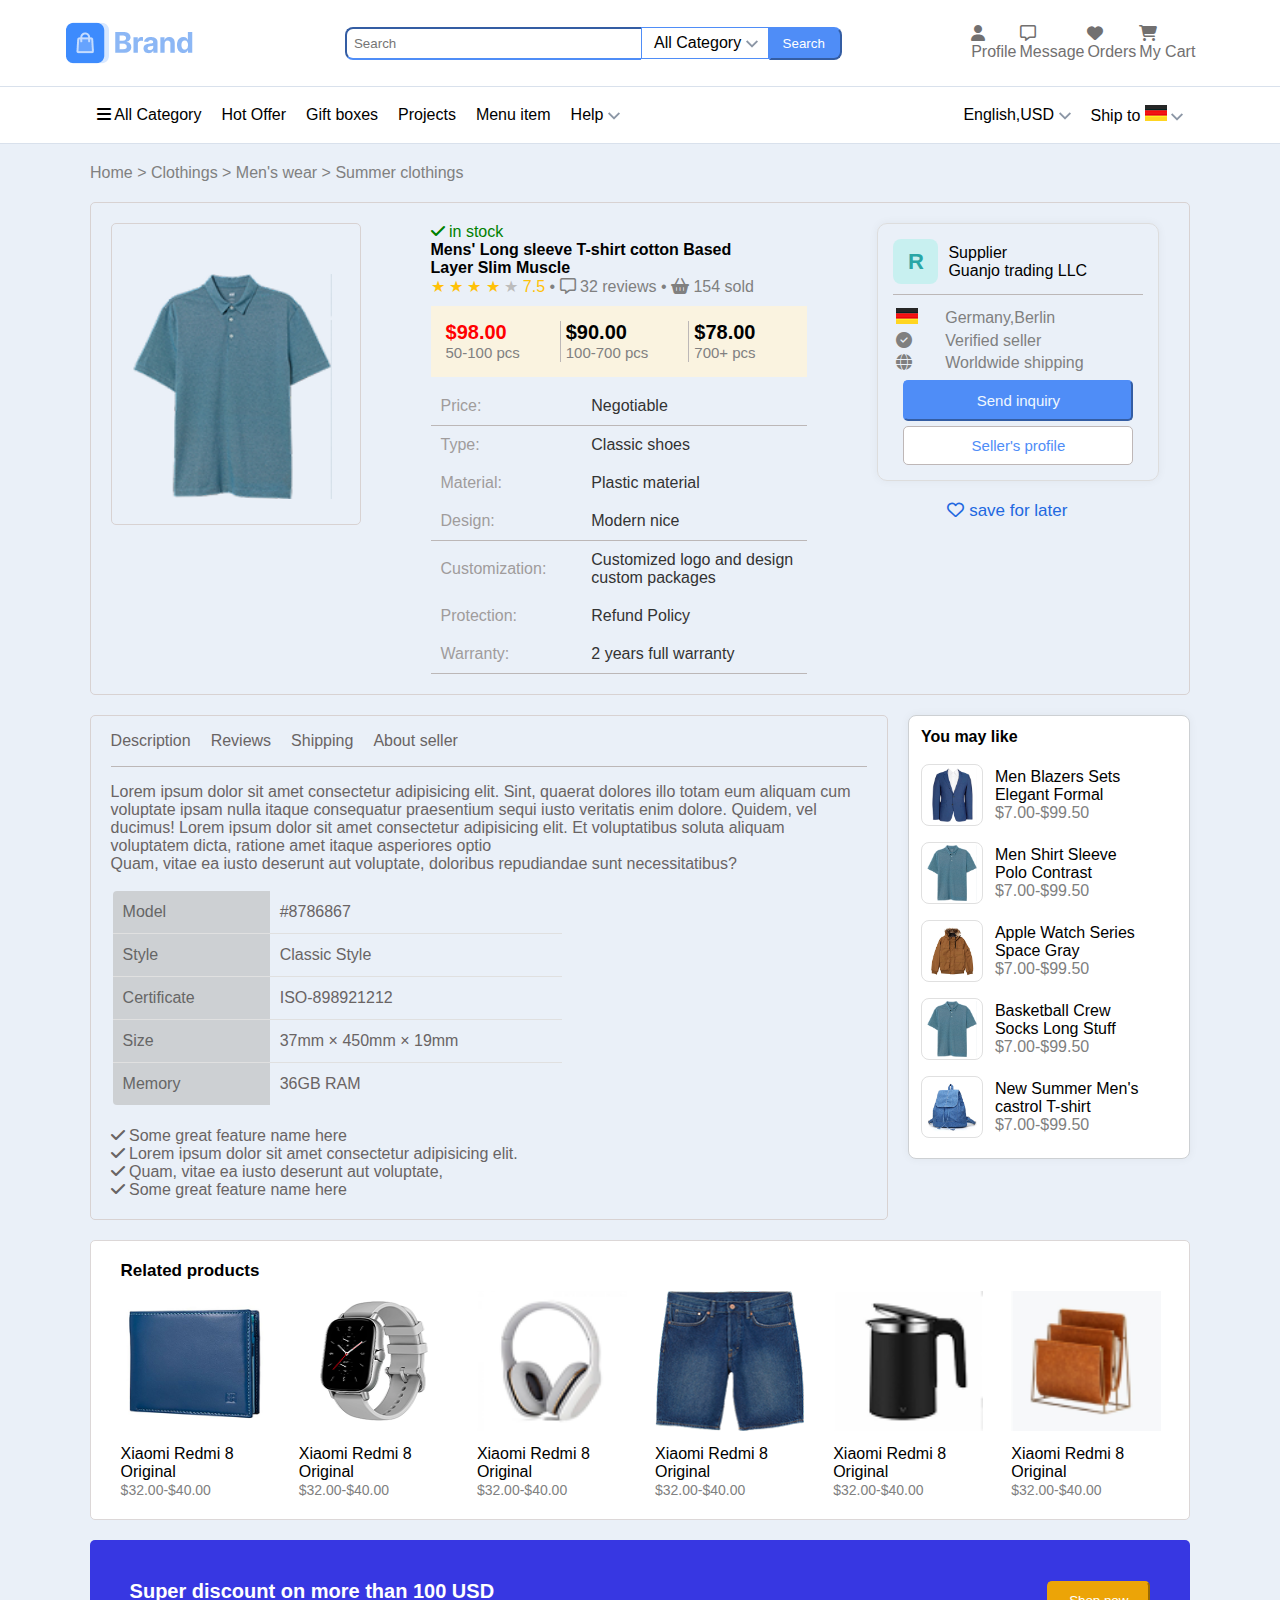
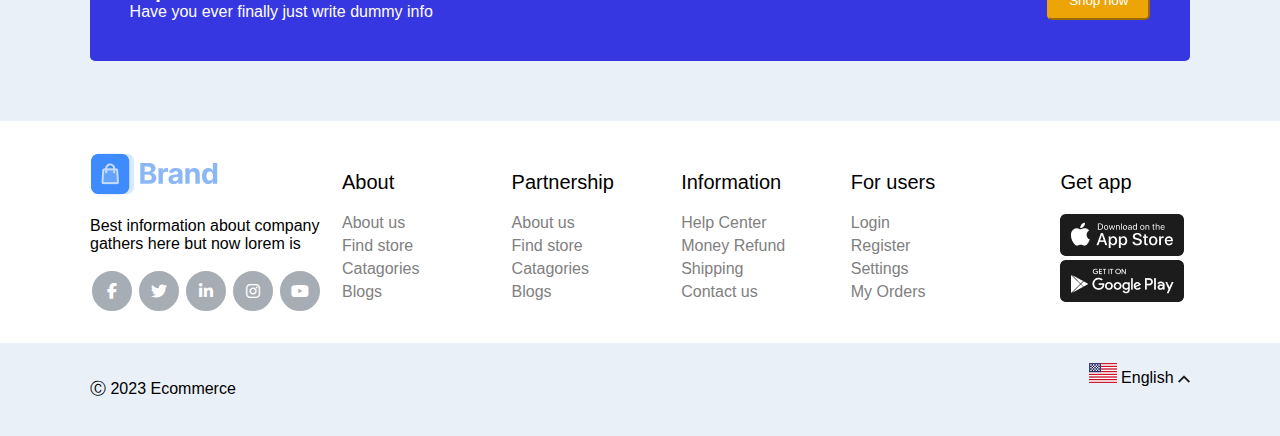
<file: index4.html>
<!DOCTYPE html>
<html lang="en">
<head>
    <meta charset="UTF-8">
    <meta name="viewport" content="width=device-width, initial-scale=1.0">
    <title>Ecommerce website</title>
    <link rel="stylesheet"
 href="https://cdnjs.cloudflare.com/ajax/libs/font-awesome/6.5.0/css/all.min.css">
 <link rel="stylesheet" href="/style4.css">
</head>
<body>
         <div id="hero">
    <div id="heroo" >
        <img src="/logo-colored.png" alt="brandimage">
    </div>
    <div id="hero1">
        <input type="text" placeholder="Search" id="Search" >
       <p id="input">All Category <img src="/Vector.png" alt="vector"></p>
         <button id="button">Search</button>
   </div>
    <div id="logo">
        <div id="logo1">
        <i class="fa-solid fa-user"></i> <br>Profile
       
        </div><div  class="logo1">
<i class="fa-regular fa-message"></i> <br>Message
     
        </div><div  class="logo1">
<i class="fa-solid fa-heart"></i> <br>Orders
        
        </div><div  class="logo1">
<i class="fa-solid fa-cart-shopping"></i> <br>My Cart
      
        </div>
    </div>
</div>
<div  id="category">
    <div  id="category1">
        <p><i class="fa-solid fa-bars"></i> All Category</p>
        <p>Hot Offer</p>
        <p>Gift boxes</p>
        <p>Projects</p>
        <p>Menu item</p>
        <div id="category11">
<p >Help <img src="/Vector.png" alt=""></p>
</div>
    </div>
    <div  id="category2">
        <p>English,USD <img src="/Vector.png" alt=""></p>
        <p>Ship to <img src="/DE@2x.png" alt=""> <img src="/Vector.png" alt=""></p>
    </div>
</div>
<div id="line">
<a href="">Home</a> >
<a href="">Clothings</a> >
<a href="">Men's wear</a> >
<a href="">Summer clothings</a>
</div>
<div id="shirt">
   <div id="img">
                <img src="Bitmap.png" alt="">
   </div> 
   <div id="desc">
    <span style="color: green;"><i class="fa-solid fa-check"></i> in stock</span><br>
    <span style="font-weight: 550;">Mens' Long sleeve T-shirt cotton Based <br>Layer Slim Muscle </span>
    <div >
        <span class="star filled">★</span>
  <span class="star filled">★</span>
  <span class="star filled">★</span>
  <span class="star filled">★</span>
  <span class="star empty">★</span>

  <span class="rating-text">7.5</span>
  <span class="dot">•</span>
  <span class="fa-regular fa-message" id="message"></span>
  <span class="msg">32 reviews</span>
    <span class="dot">•</span>
<span class="fa-solid fa-basket-shopping" id="shopping"></span>
<span class="msg">154 sold</span>
    </div>
    <div id="price">
      
        <div>
            <span  style="font-weight: 550;color: red;font-size: 20px;">$98.00</span><br>
            <span style="color: gray;font-size: 15px;">50-100 pcs</span>
        </div>
         <div style="border-left: 1.5px solid  rgb(188, 183, 183);padding-left: 5px;">
            <span  style="font-weight: 550;font-size: 20px;">$90.00</span><br>
            <span style="color: gray;font-size: 15px;">100-700 pcs</span>
        </div>
         <div style="border-left: 1.5px solid  rgb(188, 183, 183);padding-left: 5px;">
            <span  style="font-weight: 550;font-size: 20px;">$78.00</span><br>
            <span style="color: gray;font-size: 15px;">700+ pcs</span>
        </div>
</div>
    <table class="table">
  <tr style="border-bottom: 1px solid rgb(188, 183, 183) ;">
    <td>Price:</td>
    <td>Negotiable</td>
  </tr>
  <tr>
    <td>Type:</td>
    <td>Classic shoes</td>
  </tr>
  <tr>
    <td>Material:</td>
    <td>Plastic material</td>
  </tr>
  <tr style="border-bottom: 1px solid rgb(188, 183, 183) ;">
    <td>Design:</td>
    <td>Modern nice</td>
  </tr>
  <tr>
    <td>Customization:</td>
    <td>Customized logo and design custom packages</td>
  </tr>
  <tr>
    <td>Protection:</td>
    <td>Refund Policy</td>
  </tr>
  <tr style="border-bottom: 1px solid rgb(188, 183, 183) ;">
    <td>Warranty:</td>
    <td>2 years full warranty</td>
  </tr>
</table>
</div>
<div>
<div id="supplier">
    <div id="name">
    <div id="top">R</div>
    <div id="info">
        <span>Supplier</span><br>
        <span>Guanjo trading LLC</span>
    </div>
</div>
   <table id="flag">
    <tr>
<td><img src="/DE@2x.png" alt=""></td>
<td><span>Germany,Berlin</span> </td> 
  </tr>
   
     <tr>
    <td><span class="fa-solid fa-circle-check"></span>
</td>
    <td>Verified seller</td>
  </tr>
  <tr>
    <td><span class="fa-solid fa-globe"></span>
</td>
    <td>Worldwide shipping</td>
  </tr>
    </table>
<button  style="color: aliceblue;background-color: #4F8DF7 ;
  border-color: #4F8DF7;width: 230px;margin-top: 5px;border-radius: 5px;padding-top: 10px;padding-bottom: 10px;margin-left: 10px;margin-right: 10px;font-size: 15px;">Send inquiry</button>
<button  style="color: #4F8DF7 ;background-color: white ;
  border: 1px solid rgb(190, 183, 183);width: 230px;margin-top: 5px;border-radius: 5px;padding-top: 10px;padding-bottom: 10px;margin-left: 10px;margin-right: 10px;font-size: 15px;">Seller's profile</button>
</div>
<div style="color: #2268e0;margin-left: 70px;margin-top: 20px;font-size: 17px;">
    <span class="fa-regular fa-heart"></span>  
    <span>save for later</span>
</div>
</div>
</div>
<div id="card">
<div id="card1">
    <div id="link">
        <p>Description</p>
        <p>Reviews</p>
        <p>Shipping</p>
        <p>About seller</p>
    </div>
    <p>Lorem ipsum dolor sit amet consectetur adipisicing elit. Sint, quaerat dolores illo totam eum aliquam cum voluptate ipsam nulla itaque consequatur praesentium sequi iusto veritatis enim dolore. Quidem, vel ducimus! Lorem ipsum dolor sit amet consectetur adipisicing elit. Et voluptatibus soluta aliquam voluptatem dicta, ratione amet itaque asperiores optio
        <br>Quam, vitae ea iusto deserunt aut voluptate, doloribus repudiandae sunt necessitatibus?</p>
<table id="spec">
    <tr>
        <td>Model</td>
        <td>#8786867</td>
    </tr>
    <tr>
        <td>Style</td>
        <td>Classic Style</td>
    </tr>
    <tr>
        <td>Certificate</td>
        <td>ISO-898921212</td>
    </tr>
    <tr>
        <td>Size</td>
        <td>37mm × 450mm × 19mm</td>
    </tr>
    <tr>
        <td>Memory</td>
        <td>36GB RAM</td>
    </tr>
</table>
<span> <i class="fa-solid fa-check"></i> Some great feature name here </span> <br>
<span> <i class="fa-solid fa-check"></i> Lorem ipsum dolor sit amet consectetur adipisicing elit. </span> <br>
<span> <i class="fa-solid fa-check"></i> Quam, vitae ea iusto deserunt aut voluptate, </span> <br>
<span> <i class="fa-solid fa-check"></i> Some great feature name here </span>

    </div>
    <div id="box">
<span id="box1">You may like</span>
<div class="cloth">
    <div class="image">
        <img src="image 30.png" alt="">
    </div>
    <div>
        <span>Men Blazers Sets</span><br>
        <span>Elegant Formal</span><br>
        <span style="color: gray;">$7.00-$99.50</span>
    </div>
</div>
<div class="cloth">
    <div class="image">
        <img src="Bitmap.png" alt="">
    </div>
    <div>
        <span>Men Shirt Sleeve</span><br>
        <span>Polo Contrast</span><br>
        <span style="color: gray;">$7.00-$99.50</span>
    </div>
</div>
<div class="cloth">
    <div class="image">
        <img src="2 1.png" alt="">
    </div>
    <div>
        <span>Apple Watch Series</span><br>
        <span>Space Gray</span><br>
        <span style="color: gray;">$7.00-$99.50</span>
    </div>
</div>
<div class="cloth">
    <div class="image">
        <img src="Bitmap.png" alt="">
    </div>
    <div>
        <span>Basketball Crew</span><br>
        <span>Socks Long Stuff</span><br>
        <span style="color: gray;">$7.00-$99.50</span>
    </div>
</div>
<div class="cloth">
    <div class="image">
        <img src="image 26.png" alt="">
    </div>
    <div>
        <span>New Summer Men's </span><br>
        <span>castrol T-shirt</span><br>
        <span style="color: gray;">$7.00-$99.50</span>
    </div>
</div>
</div>
</div>
<div id="product">
    <span style="font-size: 17px;font-weight: 550;">Related products</span>
    <div id="product1">
<div class="product2">
    <img src="image 24.png" alt="">
    <span>Xiaomi Redmi 8</span><br>
    <span>Original</span> <br>
<span style="color: gray;font-size: 14px;">$32.00-$40.00</span>
</div>
<div class="product2">
    <img src="/8.png" alt="">
    <span>Xiaomi Redmi 8</span><br>
    <span>Original</span> <br>
<span style="color: gray;font-size: 14px;">$32.00-$40.00</span>
</div>
<div class="product2">
    <img src="image 86.png" alt="">
    <span>Xiaomi Redmi 8</span><br>
    <span>Original</span> <br>
<span style="color: gray;font-size: 14px;">$32.00-$40.00</span>
</div>
<div class="product2">
    <img src="Bitmap (2).png" alt="">
    <span>Xiaomi Redmi 8</span><br>
    <span>Original</span> <br>
<span style="color: gray;font-size: 14px;">$32.00-$40.00</span>
</div>
<div class="product2">
    <img src="image 85.png" alt="">
    <span>Xiaomi Redmi 8</span><br>
    <span>Original</span> <br>
<span style="color: gray;font-size: 14px;">$32.00-$40.00</span>
</div>
<div class="product2">
    <img src="7.png" alt="">
    <span>Xiaomi Redmi 8</span><br>
    <span>Original</span> <br>
<span style="color: gray;font-size: 14px;">$32.00-$40.00</span>
</div>
</div>
</div>
<div id="discount">
    <div>
    <span style="font-size: 20px;font-weight: 550;color: white;">Super discount on more than 100 USD</span><br>
    <span style="color: white;">Have you ever finally just write dummy info</span>
    </div>
    <div id="but">
        <button>Shop now</button>
    </div>
</div>
<div id="last">
    <div>
        <img src="/logo-colored.png" alt="brandimage">
        <p>Best information about company <br>gathers here but now lorem is</p>
        <div id="logo">
            <i class="fa-brands fa-facebook-f"></i>
            <i class="fa-brands fa-twitter"></i>
            <i class="fa-brands fa-linkedin-in"></i>
            <i class="fa-brands fa-instagram"></i>
            <i class="fa-brands fa-youtube"></i>
        </div>
    </div>
    <div class="last1">
        <p>About</p>
        <div class="lastlist">
            <a href="">About us</a>
                      <a href="">Find store</a>
            <a href="">Catagories</a>
            <a href="">Blogs</a>
        </div>
    </div>
<div class="last1">
    <p>Partnership</p>
    <div class="lastlist">
           <a href="">About us</a>
                      <a href="">Find store</a>
            <a href="">Catagories</a>
            <a href="">Blogs</a> 
        </div>
</div>
<div class="last1">
    <p>Information</p>
    <div class="lastlist">
        <a href="">Help Center</a>
                <a href="">Money Refund</a>
        <a href="">Shipping</a>
        <a href="">Contact us</a>
        </div>
</div>
<div class="last1">
    <p>For users</p>
    <div class="lastlist">
        <a href="">Login</a>
                <a href="">Register</a>
        <a href="">Settings</a>
        <a href="">My Orders</a>
        </div>
</div>
<div class="last1">
    <p style="padding-left: 40px;">Get app</p>
   <img src="market-button.png" alt="" style="padding-left: 40px;">
   <img src="Group.png" alt="" style="padding-left: 40px;">
</div>
</div>
</div>
<div id="footer">
   <div> <p>Ⓒ 2023 Ecommerce</p>
    </div>
    <div>
    <img src="US@2x.png" alt=""> English <img src="Vector2.png" alt="">
    </div>
</div>
</body>
</html>
</file>
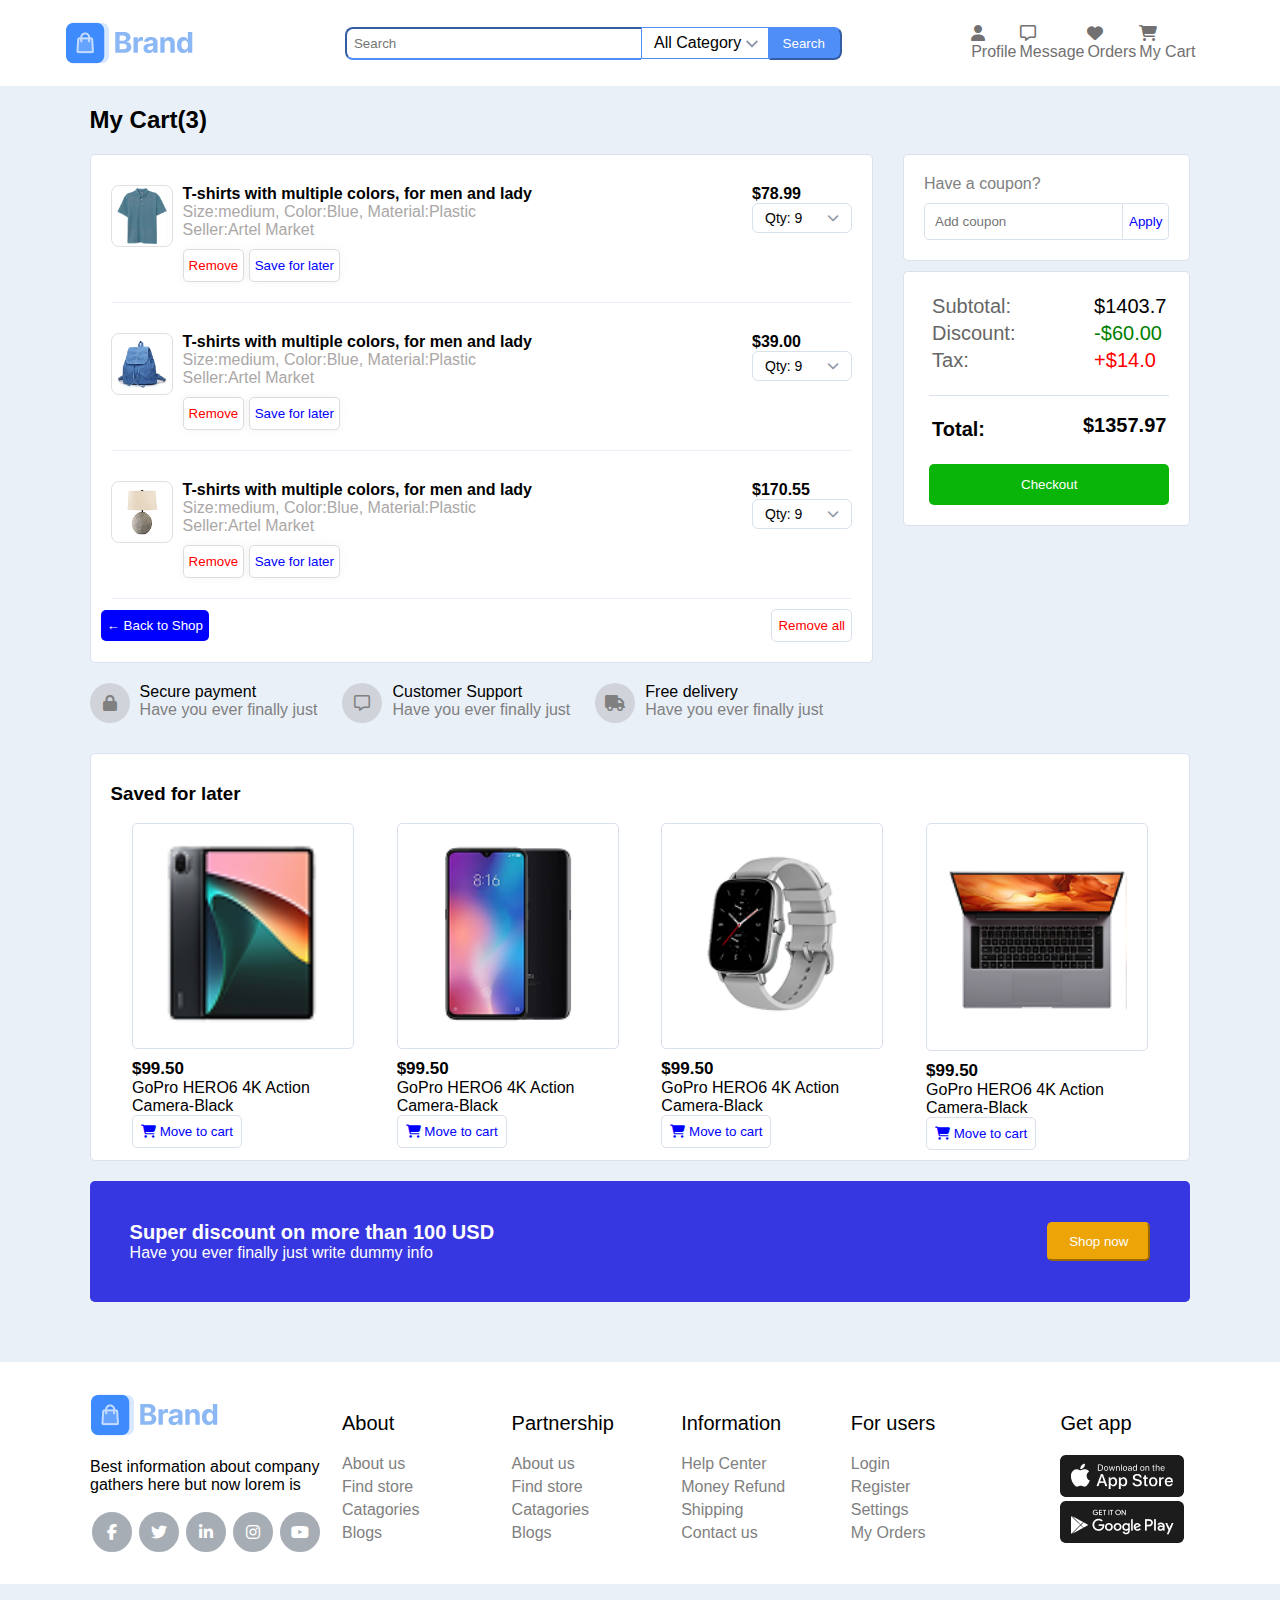
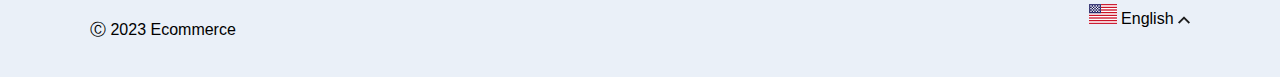
<file: index5.html>
<!DOCTYPE html>
<html lang="en">
<head>
    <meta charset="UTF-8">
    <meta name="viewport" content="width=device-width, initial-scale=1.0">
    <title>Ecommerce-website</title>
    <link rel="stylesheet" href="/style5.css">
      <link rel="stylesheet" href="https://cdnjs.cloudflare.com/ajax/libs/font-awesome/6.5.0/css/all.min.css">

</head>
<body>
    <div id="hero">
    <div id="heroo" >
        <img src="/logo-colored.png" alt="brandimage">
    </div>
    <div id="hero1">
        <input type="text" placeholder="Search" id="Search" >
       <p id="input">All Category <img src="/Vector.png" alt="vector"></p>
         <button id="button">Search</button>
   </div>
    <div id="logo">
        <div id="logo1">
        <i class="fa-solid fa-user"></i> <br>Profile
       
        </div><div  class="logo1">
<i class="fa-regular fa-message"></i> <br>Message
     
        </div><div  class="logo1">
<i class="fa-solid fa-heart"></i> <br>Orders
        
        </div><div  class="logo1">
<i class="fa-solid fa-cart-shopping"></i> <br>My Cart
      
        </div>
    </div>
</div>
<h2 id="cart">My Cart(3)</h2>
<div style="display: flex;margin: 20px 7%;gap: 30px;">
<div id="contain">
    <div id="container">
        <div style="display: flex;gap: 10px;">
        <div id="image">
                <img src="Bitmap.png" alt="">
        </div>
        <div> 
            <span id="text">T-shirts with multiple colors, for men and lady</span ><br>
            <span id="text1">Size:medium, Color:Blue, Material:Plastic </span><br>
            <span id="text2">Seller:Artel Market</span><br>
            <button id="btn1">Remove</button>
            <button id="btn2">Save for later</button>
        </div>
        </div>
        <div >
            <div>
            <span style="font-weight: 550;">$78.99</span>
            </div>
            <div class="dropdown-container">
<button class="qtyBtn" class="dropdown-toggle">
    <span>Qty: 9</span> <i class="fa-solid fa-chevron-down"></i>
</button>
<ul class="qtyMenu" class="dropdown-menu">
    <li data-value="1">Qty: 1</li>
        <li data-value="5">Qty: 5</li>
    <li data-value="9">Qty: 9</li>
    <li data-value="10">Qty: 10</li>

</ul>
            </div>
        </div>
    </div>
    <div id="container">
        <div style="display: flex;gap: 10px;">
        <div id="image">
        <img src="image 26.png" alt="">
        </div>
        <div> 
            <span id="text">T-shirts with multiple colors, for men and lady</span ><br>
            <span id="text1">Size:medium, Color:Blue, Material:Plastic </span><br>
            <span id="text2">Seller:Artel Market</span><br>
            <button id="btn1">Remove</button>
            <button id="btn2">Save for later</button>
        </div>
        </div>
        <div >
            <div>
            <span style="font-weight: 550;">$39.00</span>
            </div>
            <div class="dropdown-container">
<button class="qtyBtn" class="dropdown-toggle">
    <span>Qty: 9</span> <i class="fa-solid fa-chevron-down"></i>
</button>
<ul class="qtyMenu" class="dropdown-menu">
    <li data-value="1">Qty: 1</li>
        <li data-value="5">Qty: 5</li>
    <li data-value="9">Qty: 9</li>
    <li data-value="10">Qty: 10</li>

</ul>
            </div>
        </div>
    </div>
    <div id="container">
        <div style="display: flex;gap: 10px;">
        <div id="image">
        <img src="6 copy.png" alt="" >
        </div>
        <div> 
            <span id="text">T-shirts with multiple colors, for men and lady</span ><br>
            <span id="text1">Size:medium, Color:Blue, Material:Plastic </span><br>
            <span id="text2">Seller:Artel Market</span><br>
            <button id="btn1">Remove</button>
            <button id="btn2">Save for later</button>
        </div>
        </div>
        <div >
            <div>
            <span style="font-weight: 550;">$170.55</span>
            </div>
            <div class="dropdown-container">
<button class="qtyBtn" class="dropdown-toggle">
    <span>Qty: 9</span> <i class="fa-solid fa-chevron-down"></i>
</button>
<ul class="qtyMenu" class="dropdown-menu">
    <li data-value="1">Qty: 1</li>
        <li data-value="5">Qty: 5</li>
    <li data-value="9">Qty: 9</li>
    <li data-value="10">Qty: 10</li>

</ul>
            </div>
        </div>
    </div>
    <div class="button">
    <button id="btn">← Back to Shop</button>
    <button id="btnn">Remove all</button>
    </div>
</div>
<div>
    <div id="coupon">
<span>Have a coupon?</span><br>
<div style="display: flex;">
<input type="text" placeholder="Add coupon"><button>Apply</button>
</div>
</div>
<div id="shop">
    <table id="spec">
        <tr>
            <td>Subtotal:</td>
            <td>$1403.7</td>
        </tr>
        <tr>
            <td>Discount:</td>
            <td style="color: green;">-$60.00</td>
        </tr>
        <tr>
            <td>Tax:</td>
            <td style="color: red;">+$14.0</td>
        </tr>
        </table>
        <table id="spec2">
         <tr>
            <td>Total:</td>
            <td>$1357.97</td>
        </tr>
    </table>
    <button>Checkout</button>
</div>
</div>
</div>
<div style="display: flex;margin: 20px 7%;gap: 25px;" id="icon">
    <div style="display: flex;gap: 10px;">
        <i class="fa-solid fa-lock"></i>
        <div>
        <span>Secure payment</span> <br> <span  style="color: gray;">Have you ever finally just</span>
        </div>
    </div>
    <div style="display: flex;gap: 10px;">
<i class="fa-regular fa-message"></i>
<div>
        <span>Customer Support</span> <br> <span  style="color: gray;">Have you ever finally just</span>
        </div>
        </div>
    <div style="display: flex;gap: 10px;">
<i class="fa-solid fa-truck"></i>
<div>
        <span>Free delivery</span> <br> <span  style="color: gray;">Have you ever finally just</span>
        </div>    </div>
</div>
<div id="save">
    <h3>Saved for later</h3>
    <div id="savv">
    <div class="save1">
        <div class="img">
<img src="image 32.png" alt="">
</div>   
<div>
<span style="font-weight: 550;font-size:17px ;">$99.50</span><br>
<span>GoPro HERO6 4K Action</span><br>
<span>Camera-Black</span><br>
<button><i class="fa-solid fa-cart-shopping"></i> Move to cart</button>
</div>
</div>
 <div class="save1">
    <div class="img">
<img src="image 23.png" alt="">  
</div> 
<div>
<span style="font-weight: 550;font-size:17px ;">$99.50</span><br>
<span>GoPro HERO6 4K Action</span><br>
<span>Camera-Black</span><br>
<button><i class="fa-solid fa-cart-shopping"></i> Move to cart</button>
</div>
</div>
 <div class="save1">
    <div class="img">
<img src="8.png" alt="">   
</div>
<div>
<span style="font-weight: 550;font-size:17px ;">$99.50</span><br>
<span>GoPro HERO6 4K Action</span><br>
<span>Camera-Black</span><br>
<button ><i class="fa-solid fa-cart-shopping"></i> Move to cart</button>
</div>
</div>
 <div class="save1">
    <div class="img">
<img src="image 34.png" alt="" style="padding-top: 25px;padding-bottom: 15px;"> 
</div>  
<div>
<span style="font-weight: 550;font-size:17px ;">$99.50</span><br>
<span>GoPro HERO6 4K Action</span><br>
<span>Camera-Black</span><br>
<button><i class="fa-solid fa-cart-shopping"></i> Move to cart</button>
</div>
</div>
</div>
</div>
<div id="discount">
    <div>
    <span style="font-size: 20px;font-weight: 550;color: white;">Super discount on more than 100 USD</span><br>
    <span style="color: white;">Have you ever finally just write dummy info</span>
    </div>
    <div id="but">
        <button>Shop now</button>
    </div>
</div>
<div id="last">
    <div>
        <img src="/logo-colored.png" alt="brandimage">
        <p>Best information about company <br>gathers here but now lorem is</p>
        <div id="logo">
            <i class="fa-brands fa-facebook-f"></i>
            <i class="fa-brands fa-twitter"></i>
            <i class="fa-brands fa-linkedin-in"></i>
            <i class="fa-brands fa-instagram"></i>
            <i class="fa-brands fa-youtube"></i>
        </div>
    </div>
    <div class="last1">
        <p>About</p>
        <div class="lastlist">
            <a href="">About us</a>
                      <a href="">Find store</a>
            <a href="">Catagories</a>
            <a href="">Blogs</a>
        </div>
    </div>
<div class="last1">
    <p>Partnership</p>
    <div class="lastlist">
           <a href="">About us</a>
                      <a href="">Find store</a>
            <a href="">Catagories</a>
            <a href="">Blogs</a> 
        </div>
</div>
<div class="last1">
    <p>Information</p>
    <div class="lastlist">
        <a href="">Help Center</a>
                <a href="">Money Refund</a>
        <a href="">Shipping</a>
        <a href="">Contact us</a>
        </div>
</div>
<div class="last1">
    <p>For users</p>
    <div class="lastlist">
        <a href="">Login</a>
                <a href="">Register</a>
        <a href="">Settings</a>
        <a href="">My Orders</a>
        </div>
</div>
<div class="last1">
    <p style="padding-left: 40px;">Get app</p>
   <img src="market-button.png" alt="" style="padding-left: 40px;">
   <img src="Group.png" alt="" style="padding-left: 40px;">
</div>
</div>
</div>
<div id="footer">
   <div> <p>Ⓒ 2023 Ecommerce</p>
    </div>
    <div>
    <img src="US@2x.png" alt=""> English <img src="Vector2.png" alt="">
    </div>
</div>

<script src="/index5.js"></script>
</body>
</html>
</file>
<file: style.css>
body {
    font-family: 'Inter', sans-serif;
  margin: 0;
     background-color: #eaf0f8;   /* same light grey as picture */
width:100%;
}
#hero{
  display: flex;
  justify-content: space-around;
  Width:100%;
Height:86px;
background-color: white;
}
#logo{
  display: flex;   
 align-items: center;
 gap: 20px;
 color:rgb(114, 112, 112);
 background-color: white;
 padding-right: 20px;
}
.logo1{
    margin-top: 0px;
}
#hero1{
    border-radius: 5px;
  gap: 0px;
  display: flex;
align-items: center;
 overflow: hidden; 
}
#heroo{
  align-items: center;
  display: flex;

}
#input{
  padding: 6px 10px 6px 12px;
  border:1.8px solid #4F8DF7;
      border-radius: 0px;

}
#Search{
  padding: 7px 110px 7px 7px;
  border-color: #4F8DF7;
outline: none;
    border-radius: 0px;
 border-top-left-radius: 8px;
  border-bottom-left-radius: 8px;
  border-right: 1px ;  
}
#button{
  padding: 7px 15px 7px 12px;
color: white;
background-color: #4F8DF7 ;
  border-color: #4F8DF7;
    border-radius: 0px;
border-top-right-radius: 8px;
  border-bottom-right-radius: 8px;
}
#category{
  display: flex;
  align-items: center;
  justify-content: space-around;
  Width:100%;
Height:56px;
Top:86px;
gap: 280px;
 border-top: 1.5px solid #d9e1ec;
  border-bottom: 1.5px solid #d9e1ec;
  background-color: white;
padding-left: 0px;
gap: 150px;

}
#category1{
   display: flex;
  align-items: center;
  gap: 20px;
}
#category1 a{
  text-decoration: none;
  color: black;
}
#category2{
   display: flex;
  align-items: center;
    gap: 20px;

}
#box{
  display: flex;
Height:400px;
margin:40px 90px 0 90px ;
align-items: center;
border: 1.5px solid #d9e1ec;
justify-content: space-around;
gap: 5px;
border-radius: 5px;
background-color: white;

}
#menu{
  margin-top: 20px;
  width:230px ;
  font-size: 18px;
  color: gray;
  margin-left: 20px;
}
#menu p {
  padding: 8px 12px;
  margin: 0;
  border-radius: 6px;
  transition: background-color 0.3s ease, color 0.3s ease;
  cursor: pointer;
}

#menu p:hover {
  background-color: #c9d9f1;
  color: black;
}

#pic{
  background-image: url("Banner-board-800x420 2.png");
  width:660px;
  height: 350px;
  margin-top: 20px;
  margin-right: 20px;
  
}

#list{
    margin: 20px 30px 0 0;
  width:200px ;
}
#list1{
    background-color: #c9d9f1;
border-radius: 5px;
height: 120px;
padding-top: 10px;
}
#list11{
  padding-top: 8px;
  padding-left: 8px;
  gap: 9px;
  font-size:30pxpx ;
  display: flex;
}
#list11 i{
  font-size: 30px;
}
#list2{
    background-color: rgb(248, 118, 70);
border-radius: 5px;
height: 100px;
margin-top: 8px;
color: white;
padding: 2px 0 0 20px;
}
#list3{
    background-color: rgb(85, 189, 195);
border-radius: 5px;
height: 100px;
margin-top: 8px;
color: white;
padding: 2px 0 0 20px;
}
#main{
  display: flex;
Height:
240px;
margin:40px 90px 0 90px ;

border: 1.5px solid #d9e1ec;
border-radius: 5px;
background-color: white;

}
#main1{
  padding-top:20px ;
  padding-left: 20px;
  width: 550px;
}
#main11{
  display: flex;
  gap: 5px;
  text-align: center;
  margin-top: 15px;
  
}
#main11 span{
  background-color:  rgb(107, 101, 101);
  color: white;
width: 45px;
height: 40px;
padding-top: 7px;
border-radius: 5px;
}
#main2,#main3,#main4,#main5,#main6{
align-items: center;
border-left: 1.5px solid #d9e1ec;
width: 350px;
padding-left: 25px;
padding-top: 0px;
text-align: center;
}
#section,#card{
 margin:40px 90px 40px  90px ;
  display: grid;
  grid-template-columns: 1.3fr repeat(4, 1fr);
  grid-template-rows: repeat(2, 1fr);
  gap: 0;

  border: 1.5px solid #d9e1ec;
  border-radius: 5px;
  background-color: white;


}
#section1{
   grid-row: span 2;
   padding-left: 30px;
  padding: 0px;
background-image: url("Group 969.png"); 
height: 270px; 
 background-size: cover;     
 
  background-position: center; 
  background-repeat: no-repeat;

  height: 100%;                

}
.section2{
position: relative;
  display: flex;
  justify-content: space-between;

  padding: 14px 20px;
  min-height: 160px;

  border-right: 1.5px solid #d9e1ec;
  border-bottom: 1.5px solid #d9e1ec;
}
.section2 img{
   width: 80px;
  height: auto;

  position: absolute;
  right: 16px;
  bottom: 16px;

  max-height: 90px; 

}
.section2 > div {
  display: flex;
  flex-direction: column;
  gap: 6px;
}
.section2:nth-child(5),
.section2:nth-child(9) {
  border-right: none;
}
.section2:nth-child(n+6) {
  border-bottom: none;
}
#card1{
   grid-row: span 2;
   padding-left: 30px;
  padding: 0px;
background-image: url("image 98.png"); 
height: 270px; 
 background-size: cover;        
  background-position: center; 
  background-repeat: no-repeat;

  height: 100%; 
}
.card2{
position: relative;
  display: flex;
  justify-content: space-between;

  padding: 14px 20px;
  min-height: 160px;

  border-right: 1.5px solid #d9e1ec;
  border-bottom: 1.5px solid #d9e1ec;
}
.card2 img{
   width: 80px;
  height: auto;

  position: absolute;
  right: 16px;
  bottom: 16px;

  max-height: 90px; 

}
.card2 > div {
  display: flex;
  flex-direction: column;
  gap: 6px;
}
.card2:nth-child(5),
.card2:nth-child(9) {
  border-right: none;
}
.card2:nth-child(n+6) {
  border-bottom: none;
}
#bgd{
  background-image: url("Group 982.png");
  height: 420px;
 margin:0px 90px 0 90px ;

 background-size: cover;        
  background-position: center; 
  background-repeat: no-repeat;
  display: flex;
  border-radius: 5px;
  gap: 180px;
justify-content: space-around;
}
#bgd1{
padding: 30px 0 0 30px;
color: white;
}
#bgd2{
  width: 500px;
  background-color: white;
  margin-top: 30px;
  margin-bottom: 30px;
  border-radius: 5px;
  padding-left: 30px;
  margin-right: 30px;
}
#in{
  width: 95%;
  color: black;
  border-radius: 5px;
  border:1.5px solid #d9e1ec;
  padding: 10px 0 10px 10px;
}
#in1{
    width: 95%;
      border-radius: 5px;
  border:1.5px solid #d9e1ec;
  padding: 12px 0 35px 10px;

}
#in2{
  margin-top: 15px;
    border:1.5px solid #d9e1ec;
      border-radius: 5px;
      margin-bottom: 15px;
padding: 10px 110px 10px 10px;

}
#in3{
padding: 10px;
    border:1.5px solid #d9e1ec;
      border-radius: 5px;
 display: flex;
  align-items: center;
  gap: 45px;
}
#bag{
Height:696px;
margin:0px 90px 0 90px ;

  padding: 40px 0; 
}

#bag2{
height: 330px;
width: 100%;
    gap: 15px; 
    text-align: left; 
      display: grid;
  grid-template-columns: repeat(5, 0.5fr);
}
.bag12{
margin-top: 30px;
background-color: white;

    border:1.5px solid #d9e1ec;
     display: flex;             
  flex-direction: column;   
 gap: 10px;
     border-radius: 5px;
     padding-top: 30px;
}
.bag12 img{
 width: 100%;
  height: 160px;
  object-fit: contain;

}
.bag12 p{
padding-left: 30px;

}

  .bag12 p:first-of-type{
  font-weight: 550;
  margin: 0;
  padding-top: 20px;
}

.bag12 p:last-of-type{
  color: gray;
  font-size: 13px;
  margin: 0;
}
#board{
  width: 1080px;
Height:256px;
margin:40px 90px 0 90px ;

}
#board1{
  display: flex;
  gap: 25px;
 width: 100%;
}
.board2{
     width: 292px;
  border: 1.5px solid #d9e1ec;
  border-radius: 5px;
  position: relative;
  overflow: hidden;
background-color: white;

}  
.board2 img{
   
width:295px ;
object-fit: cover;
  border-radius: 5px 5px 0 0;
}
.board2 i{
  position: absolute;
   width: 40px;
  height: 40px;
  background: #eaf3ff;
  border-radius: 30px;
  display: flex;
  align-items: center;
  justify-content: center;
  border:2px solid white;
  bottom: 50px;       
  right: 20px;
  font-size: 16px;
}
.board2 p{
  padding-left: 30px;
  font-weight: 500;
}
#flags{
height: 140px;
margin:40px 90px 50px 90px ;

}
#flag{
  display: grid;
 grid-template-columns: repeat(5, 1fr); gap: 20px;
justify-content: space-between;
margin-bottom: 20px;}
.flag1{
  display: flex;
 align-items: center;
  gap: 10px;
}
.flag1 img{
   width: 50px;
  height: auto;
}
.flag1 p{
  font-size: 16px;
   margin: 0;
  line-height: 1.2;
}


.flag1 p:last-child{
  color: gray;
  white-space: nowrap;
}
#page{
  text-align: center;
  background-color: rgb(236, 233, 233);
   padding: 30px 0 30px 0;
   margin-top: 30px;

}
#page p{
   margin: 4px 0; 
}
#page p:first-of-type{
  font-weight: 600;
  font-size: 25px;
}

#page p:last-of-type{
  color: gray;
}
#div{
   display: flex;
  align-items: center;
  gap: 10px;

  width: fit-content;   /* shrink to content */
  margin: 20px auto;  
}
#email{
    display: flex;
  align-items: center;
  gap: 10px;
background-color: white;
  padding: 7px 150px 7px 12px;
  border: 1.5px solid #d9e1ec;
  border-radius: 5px;

  color: gray;
}
#last{
  display: flex;
  list-style: none;
  justify-content: space-around;
  background-color: white;
  padding: 30px 90px 30px 90px;
}
.lastlist{
gap: 50px;

}
.lastlist a{
  display: block;
  margin-bottom: 5px;
color: gray;
text-decoration: none;
}
#last i{
   width: 40px;
  height: 40px;
  background: #a7adb4;
  border-radius: 30px;
  display: flex;
  align-items: center;
  justify-content: center;
  border:2px solid white;
  color: white;
}
#logo{
  display: flex;
  gap: 3px;
}
.last1{
  width: 300px;
}
.last1 p{
font-size: 20px;
font-weight: 500;
}
#footer{
  margin:  20px 90px 20px 90px ;
  justify-content: space-between;
  display: flex;
}
</file>
<file: style2.css>
body {
    font-family: 'Inter', sans-serif;
  margin: 0;
     background-color: #eaf0f8;   /* same light grey as picture */
width:100%;
}
@media (max-width: 768px){
  #hero{
    flex-direction: column;
    height: auto;
    padding: 10px;
    gap: 10px;
  }

  #hero1{
    width: 100%;
  }

  #Search{
    width: 100%;
    padding-right: 10px;
  }

  #logo{
    width: 100%;
    justify-content: space-around;
  }
}
@media (max-width: 768px){
  #category{
    flex-direction: column;
    height: auto;
    gap: 10px;
    padding: 10px;
  }

  #category1, #category2{
    width: 100%;
    justify-content: space-between;
  }
}
#hero{
  display: flex;
  justify-content: space-around;
  Width:100%;
Height:86px;
background-color: white;
}
#logo{
  display: flex;   
 align-items: center;
 gap: 20px;
 color:rgb(114, 112, 112);
 background-color: white;
 padding-right: 20px;
}
.logo1{
    margin-top: 0px;
}
#hero1{
    border-radius: 5px;
  gap: 0px;
  display: flex;
align-items: center;
 overflow: hidden; 
}
#heroo{
  align-items: center;
  display: flex;

}
#input{
  padding: 6px 10px 6px 12px;
  border:1.8px solid #4F8DF7;
      border-radius: 0px;

}
#Search{
  padding: 7px 110px 7px 7px;
  border-color: #4F8DF7;
outline: none;
    border-radius: 0px;
 border-top-left-radius: 8px;
  border-bottom-left-radius: 8px;
  border-right: 1px ;  
}
#button{
  padding: 7px 15px 7px 12px;
color: white;
background-color: #4F8DF7 ;
  border-color: #4F8DF7;
    border-radius: 0px;
border-top-right-radius: 8px;
  border-bottom-right-radius: 8px;
}
#category{
  display: flex;
  align-items: center;
  justify-content: space-around;
  Width:100%;
Height:56px;
Top:86px;
gap: 280px;
 border-top: 1.5px solid #d9e1ec;
  border-bottom: 1.5px solid #d9e1ec;
  background-color: white;
padding-left: 0px;
gap: 150px;

}
#category1{
   display: flex;
  align-items: center;
  gap: 20px;
}
#category2{
   display: flex;
  align-items: center;
    gap: 20px;

}
#line{
    color: gray;
        margin: 20px 0 20px 90px;

}
#line a{
    text-decoration: none;
    color: gray;
}
#height{
      width: 240px;

}
#section{
    border-bottom:1px solid gray;
      width: 240px;

}
#section1{
    display: inline;
font-size: 20px;
font-weight: 600;
 display: flex;
  align-items: center;
  justify-content: space-between;
}
#section2{
color: gray;
}
.para{
      display: flex;
    align-items: center;
    gap: 12px;
    margin-left: 0;
    left: 0;
}
.check{
  width: 16px;
    height: 16px;
border-radius: 5px;
accent-color: #4F8DF7;

}
#brand,#features{
    border-bottom:1px solid gray;

}
.price-box{
  width: 240px;
  margin-top: 20px;
      border-bottom:1px solid gray;
}

.slider-container{
  position: relative;
  width: 240px;
  height: 6px;
  background: #e0e6ff;
  border-radius: 5px;
  margin: 15px 0;
}

.slider-container input{
  position: absolute;
  width: 240px;
  background: none;
  pointer-events: none;
 appearance: none;
-webkit-appearance: none;
}

.slider-container input::-webkit-slider-thumb{
  pointer-events: auto;
  width: 13px;
  height: 16px;
  background: white;
  border: 3px solid #4F8DF7;
  border-radius: 50%;
  cursor: pointer;
}

.inputs{
  display: flex;
  gap: 30px;
}

.inputs input{
  width: 100%;
  padding: 6px;
  border: 1px solid #d9e1ec;
  border-radius: 6px;
}

.apply-btn{
  width: 100%;
  margin-top: 10px;
  padding: 8px;
  border: 1px solid #d9e1ec;
  background: white;
  color: #4F8DF7;
  font-weight: 600;
  border-radius: 6px;
  margin-bottom: 20px;

}
#minPrice,#maxPrice{
  width: 90px;
}
#condition{
     border-bottom:1px solid gray;
   padding-bottom: 20px;
}
#conditionlist label{
   display: flex;
  align-items: center;
  gap: 10px;
  color: black;
  margin: 8px 0;
  cursor: pointer;
  margin-bottom: 20px;

}
.radio{
   width: 16px;
  height: 16px;
  accent-color: #4F8DF7;
  cursor: pointer;
}
.filled{
  color: #FFC107;   /* gold */
}

.empty{
  color: #bcbcbc;
}
.star{
 margin: 0 1px; 
  gap: 0;
}
  #product-card{
  width: 100%;
  max-width: 1000px;

}
  @media (max-width: 768px){
  #product-container{
    grid-template-columns: 1fr;
  }
}
#main{
  display: flex;
  margin: 20px 7%;
  gap: 40px;
   grid-template-columns: 240px 1fr; 
}
@media (max-width: 768px){
  #main{
    flex-direction: column;   /* stack everything */
    margin: 15px;
  }
}
#height{
  width: 240px;
}

/* Mobile */
@media (max-width: 768px){
  #height{
    width: 100%;      /* full width */
  }
}
#main1{
  display: flex;
  justify-content: space-between;
  align-items: center;
  width: 100%;
  border: 1.5px solid #d9e1ec;
  border-radius: 5px;
  padding-left:20px ;
    padding-right:20px ;
    background-color: white;
    padding-top: 25px;
    padding-bottom: 25px;
 box-sizing: border-box;  
height: 20px;
}
@media (max-width: 768px){
  #main1{
    flex-direction: column;
    align-items: flex-start;
    gap: 15px;
    padding: 15px;
  }

  #main11{
    flex-direction: column;
    gap: 10px;
  }

  #main3{
    width: 100%;
    justify-content: space-between;
  }
}
#main2{
  display: flex;
  gap: 5px;
}
#p{
  font-weight: 600;
}
#main3{
  display: flex;
gap: 15px;
align-items: center;
}
#p1{
  border: 1.5px solid #d9e1ec;
  border-radius: 5px;
  display: flex;
    align-items: center;
    gap: 85px;
 padding: 6px 10px 6px 10px;  
}
#p1 p{
  margin: 0;
}
#icon{
 font-size: 25px;
 border-left:1.5px solid #d9e1ec;
 padding-left: 4px;

}
#main11{
  display: flex;
  align-items: center;
  gap: 130px;
}
.card{
  display: flex;
  height: 200px;
  background-color: white;
  border:  1.5px solid #d9e1ec;
  border-radius: 5px;
  margin: 10px 0 10px 0;
  height: auto;
  width: 100%;
  max-width: 1000px;
}
#card p{
   margin-top: 2px 0; 
}
.card img{
  width: 130px;
  height: 150px;
  padding-top: 30px;
  padding-left: 20px;
  padding-right: 20px;
}
#card1{
  display: flex;
  gap: 150px;
}
#heart {
  color: #4F8DF7;
  font-size: 20px;
  margin: 10px 10px 0 0;
  padding: 7px 7px 7px 7px;
  border: 1.5px solid #d9e1ec;
  border-radius: 5px;
}
.price-row{
  display: flex;
  align-items: center;
  gap: 10px;
  margin-top: 0px;
  margin-bottom: 0px;}

.new-price{
  font-weight: 600;
  font-size: 20px;
}

.old-price{
  text-decoration: line-through;
  color: gray;
  font-size: 16px;
}
.rating-row{
  display: flex;
  align-items: center;
  gap: 5px;
    margin-top: 2px;
  margin-bottom: 4px;
}

.rating-text{
  color: orange;
  font-weight: 400;
}

.dot{
  color: rgb(169, 167, 167);
}

.orders{
  color: rgb(169, 167, 167);
}

.free{
  color: rgb(7, 192, 7);
  font-weight: 500;
}
#page{
  text-align: center;
  background-color: #d5d9df;
   padding: 30px 0 30px 0;
   margin-top: 30px;

}
#page p{
   margin: 4px 0; 
}
#page p:first-of-type{
  font-weight: 600;
  font-size: 25px;
}

#page p:last-of-type{
  color: gray;
}
#div{
   display: flex;
  align-items: center;
  gap: 10px;

  width: fit-content;   /* shrink to content */
  margin: 20px auto;  
}
#email{
    display: flex;
  align-items: center;
  gap: 10px;
background-color: white;
  padding: 7px 150px 7px 12px;
  border: 1.5px solid #d9e1ec;
  border-radius: 5px;

  color: gray;
}
#last{
  display: flex;
  list-style: none;
  justify-content: space-around;
  background-color: white;
  padding: 30px 90px 30px 90px;
}
.lastlist{
gap: 50px;

}
.lastlist a{
  display: block;
  margin-bottom: 5px;
color: gray;
text-decoration: none;
}
#last i{
   width: 40px;
  height: 40px;
  background: #a7adb4;
  border-radius: 30px;
  display: flex;
  align-items: center;
  justify-content: center;
  border:2px solid white;
  color: white;
}
#logo{
  display: flex;
  gap: 3px;
}
.last1{
  width: 300px;
}
.last1 p{
font-size: 20px;
font-weight: 500;
}
#footer{
  margin:  20px 90px 20px 90px ;
  justify-content: space-between;
  display: flex;
}
</file>
<file: style3.css>
body {
    font-family: 'Inter', sans-serif;
  margin: 0;
     background-color: #eaf0f8;   /* same light grey as picture */
width:100%;
}

#hero{
  display: flex;
  justify-content: space-around;
  Width:100%;
Height:86px;
background-color: white;
}
#logo{
  display: flex;   
 align-items: center;
 gap: 20px;
 color:rgb(114, 112, 112);
 background-color: white;
 padding-right: 20px;
}
.logo1{
    margin-top: 0px;
}
#hero1{
    border-radius: 5px;
  gap: 0px;
  display: flex;
align-items: center;
 overflow: hidden; 
}
#heroo{
  align-items: center;
  display: flex;

}
#input{
  padding: 6px 10px 6px 12px;
  border:1.8px solid #4F8DF7;
      border-radius: 0px;

}
#Search{
  padding: 7px 110px 7px 7px;
  border-color: #4F8DF7;
outline: none;
    border-radius: 0px;
 border-top-left-radius: 8px;
  border-bottom-left-radius: 8px;
  border-right: 1px ;  
}
#button{
  padding: 7px 15px 7px 12px;
color: white;
background-color: #4F8DF7 ;
  border-color: #4F8DF7;
    border-radius: 0px;
border-top-right-radius: 8px;
  border-bottom-right-radius: 8px;
}
#category{
  display: flex;
  align-items: center;
  justify-content: space-around;
  Width:100%;
Height:56px;
Top:86px;
gap: 280px;
 border-top: 1.5px solid #d9e1ec;
  border-bottom: 1.5px solid #d9e1ec;
  background-color: white;
padding-left: 0px;
gap: 150px;

}
#category1{
   display: flex;
  align-items: center;
  gap: 20px;
}
#category2{
   display: flex;
  align-items: center;
    gap: 20px;

}
#line{
    color: gray;
        margin: 20px 0 20px 90px;

}
#line a{
    text-decoration: none;
    color: gray;
}
#height{
      width: 240px;

}
#main{
  display: flex;
  margin: 20px 7%;
  gap: 40px;
   grid-template-columns: 240px 1fr; 
}
#section{
    border-bottom:1px solid gray;
      width: 240px;

}
#section1{
    display: inline;
font-size: 20px;
font-weight: 600;
 display: flex;
  align-items: center;
  justify-content: space-between;
}
#section2{
color: gray;
}
.para{
      display: flex;
    align-items: center;
    gap: 12px;
    margin-left: 0;
    left: 0;
}
.check{
  width: 16px;
    height: 16px;
border-radius: 5px;
accent-color: #4F8DF7;

}
#brand,#features{
    border-bottom:1px solid gray;

}
.price-box{
  width: 240px;
  margin-top: 20px;
      border-bottom:1px solid gray;
}

.slider-container{
  position: relative;
  width: 240px;
  height: 6px;
  background: #e0e6ff;
  border-radius: 5px;
  margin: 15px 0;
}

.slider-container input{
  position: absolute;
  width: 240px;
  background: none;
  pointer-events: none;
 appearance: none;
-webkit-appearance: none;
}

.slider-container input::-webkit-slider-thumb{
  pointer-events: auto;
  width: 13px;
  height: 16px;
  background: white;
  border: 3px solid #4F8DF7;
  border-radius: 50%;
  cursor: pointer;
}

.inputs{
  display: flex;
  gap: 30px;
}

.inputs input{
  width: 100%;
  padding: 6px;
  border: 1px solid #d9e1ec;
  border-radius: 6px;
}

.apply-btn{
  width: 100%;
  margin-top: 10px;
  padding: 8px;
  border: 1px solid #d9e1ec;
  background: white;
  color: #4F8DF7;
  font-weight: 600;
  border-radius: 6px;
  margin-bottom: 20px;

}
#minPrice,#maxPrice{
  width: 90px;
}
#condition{
     border-bottom:1px solid gray;
   padding-bottom: 20px;
}
#conditionlist label{
   display: flex;
  align-items: center;
  gap: 10px;
  color: black;
  margin: 8px 0;
  cursor: pointer;
  margin-bottom: 20px;

}
.radio{
   width: 16px;
  height: 16px;
  accent-color: #4F8DF7;
  cursor: pointer;
}
.filled{
  color: #FFC107;   /* gold */
}

.empty{
  color: #bcbcbc;
}
.star{
 margin: 0 1px; 
  gap: 0;
}
#product-card{
  width: 100%;
  max-width: 1000px;

}
#main{
  display: flex;
  margin: 20px 7%;
  gap: 40px;
   grid-template-columns: 240px 1fr; 
}
#main1{
  display: flex;
  justify-content: space-between;
  align-items: center;
  width: 100%;
  border: 1.5px solid #d9e1ec;
  border-radius: 5px;
  padding-left:20px ;
    padding-right:20px ;
    background-color: white;
    padding-top: 25px;
    padding-bottom: 25px;
 box-sizing: border-box;  
height: 20px;
}

#main2{
  display: flex;
  gap: 5px;
}
#p{
  font-weight: 600;
}
#main3{
  display: flex;
gap: 15px;
align-items: center;
}
#p1{
  border: 1.5px solid #d9e1ec;
  border-radius: 5px;
  display: flex;
    align-items: center;
    gap: 85px;
 padding: 6px 10px 6px 10px;  
}
#p1 p{
  margin: 0;
}
#icon{
 font-size: 25px;
 border-left:1.5px solid #d9e1ec;
 padding-left: 4px;

}
#main11{
  display: flex;
  align-items: center;
  gap: 130px;
}
#mobile{
    display: flex;
    text-align: center;
    margin-top: 10px;
    gap: 10px;
}
.mobilename{
    display: flex;
    background-color: white;
    padding: 5px 5px 5px 5px;
    gap: 15px;
    border-radius: 5px;
    color:gray ;
    border: 1px solid blue;
}
.price-row{
  display: flex;
  align-items: center;
  gap: 10px;
  margin-top: 0px;
  margin-bottom: 0px;}

.new-price{
  font-weight: 600;
  font-size: 18px;
}

.old-price{
  text-decoration: line-through;
  color: gray;
  font-size: 16px;
}
.rating-row{
  display: flex;
  align-items: center;
  gap: 5px;
    margin-top: 0px;
  margin-bottom: 4px;
}

.rating-text{
  color: orange;
  font-weight: 400;
}
#mobilecards{
    display: grid;
     grid-template-columns: repeat(3, 1fr);
      grid-template-rows: repeat(3, auto); 
      gap: 15px;

}
.mobilecards1{
    background-color: white;
    border-radius: 5px;
    margin-top: 8px;
}
.mobilecards1 img{
    height: 150px;
    width: auto;
    padding-left: 60px;
    padding-top: 10px;
    padding-bottom: 20px;
    align-items:center ;
}
#heart {
  color: #4F8DF7;
  font-size: 20px;
  margin: 10px 10px 0 0;
  padding: 7px 7px 7px 7px;
  border: 1.5px solid #d9e1ec;
  border-radius: 5px;
}
#price{
    display: flex;
    justify-content: space-between
}
#mbl{
    padding-left: 10px;
    padding-bottom: 10px;
    border-top: 1.5px solid rgb(208, 206, 206);
}
#footer{
  margin:  20px 90px 20px 90px ;
  justify-content: space-between;
  display: flex;
}
#pagination-bar{
  display: flex;
  align-items: center;
  margin: 20px 7%;
  padding: 10px 15px;
  border-radius: 6px;
  gap: 20px;
   justify-content: flex-end; 
}

/* Left side: Show 10 */
.show{
  display: flex;
  align-items: center;
  gap: 8px;
}

.show select{
  border: 1.5px solid #d9e1ec;
  padding: 7px 10px;
  border-radius: 5px;
}

/* Right side: page numbers */
.pages{
  display: flex;
  align-items: center;
  gap: 0px;
}

.pages button{
  border: 1.5px solid #d9e1ec;
  background: white;
  padding: 6px 10px;
  border-radius: 5px;
  cursor: pointer;
}

.pages .active{
  background: rgb(185, 185, 185);
  color: black;
}
#last{
  display: flex;
  list-style: none;
  justify-content: space-around;
  background-color: white;
  padding: 30px 90px 30px 90px;
}
.lastlist{
gap: 50px;

}
.lastlist a{
  display: block;
  margin-bottom: 5px;
color: gray;
text-decoration: none;
}
#last i{
   width: 40px;
  height: 40px;
  background: #a7adb4;
  border-radius: 30px;
  display: flex;
  align-items: center;
  justify-content: center;
  border:2px solid white;
  color: white;
}
#logo{
  display: flex;
  gap: 3px;
}
.last1{
  width: 300px;
}
.last1 p{
font-size: 20px;
font-weight: 500;
}
#page{
  text-align: center;
  background-color: #d5d9df;
   padding: 30px 0 30px 0;
   margin-top: 30px;

}
#page p{
   margin: 4px 0; 
}
#page p:first-of-type{
  font-weight: 600;
  font-size: 25px;
}

#page p:last-of-type{
  color: gray;
}
#div{
   display: flex;
  align-items: center;
  gap: 10px;

  width: fit-content;   /* shrink to content */
  margin: 20px auto;  
}
#email{
    display: flex;
  align-items: center;
  gap: 10px;
background-color: white;
  padding: 7px 150px 7px 12px;
  border: 1.5px solid #d9e1ec;
  border-radius: 5px;

  color: gray;
}
/* This highlights the active icon */
.active-view {
    background-color: #EEEEEE !important; /* Light gray background */
    color: #0d6efd !important;             /* Blue color for FontAwesome icons */
}

/* If the active icon is an SVG image (like your grid icon) */
img.active-view {
    filter: invert(31%) sepia(94%) saturate(4510%) hue-rotate(209deg) brightness(101%) contrast(101%);
}
/* Add this to style2.css and style3.css */
#icon, img[src*="7626499591553666161.svg"] {
    cursor: pointer;
}
</file>
<file: style4.css>
body {
    font-family: 'Inter', sans-serif;
  margin: 0;
     background-color: #eaf0f8;   /* same light grey as picture */
width:100%;
}

#hero{
  display: flex;
  justify-content: space-around;
  Width:100%;
Height:86px;
background-color: white;
}
#logo{
  display: flex;   
 align-items: center;
 gap: 20px;
 color:rgb(114, 112, 112);
 background-color: white;
 padding-right: 20px;
}
.logo1{
    margin-top: 0px;
}
#hero1{
    border-radius: 5px;
  gap: 0px;
  display: flex;
align-items: center;
 overflow: hidden; 
}
#heroo{
  align-items: center;
  display: flex;

}
#input{
  padding: 6px 10px 6px 12px;
  border:1.8px solid #4F8DF7;
      border-radius: 0px;

}
#Search{
  padding: 7px 110px 7px 7px;
  border-color: #4F8DF7;
outline: none;
    border-radius: 0px;
 border-top-left-radius: 8px;
  border-bottom-left-radius: 8px;
  border-right: 1px ;  
}
#button{
  padding: 7px 15px 7px 12px;
color: white;
background-color: #4F8DF7 ;
  border-color: #4F8DF7;
    border-radius: 0px;
border-top-right-radius: 8px;
  border-bottom-right-radius: 8px;
}
#category{
  display: flex;
  align-items: center;
  justify-content: space-around;
  Width:100%;
Height:56px;
Top:86px;
gap: 280px;
 border-top: 1.5px solid #d9e1ec;
  border-bottom: 1.5px solid #d9e1ec;
  background-color: white;
padding-left: 0px;
gap: 150px;

}
#category1{
   display: flex;
  align-items: center;
  gap: 20px;
}
#category2{
   display: flex;
  align-items: center;
    gap: 20px;

}
#line{
    color: gray;
        margin: 20px 0 20px 90px;

}
#line a{
    text-decoration: none;
    color: gray;
}
#shirt{
  display: flex;
     margin: 20px 7%;
     gap: 70px;
  border: 1.5px solid rgb(216, 210, 210);
    border-radius: 5px;
}
#img{
  width: 250px;
  height: 250px;
  padding-top: 50px;
  border: 1.5px solid rgb(216, 210, 210);
  margin-left: 20px;
  border-radius: 5px;
  margin-top: 20px;
}
#img img{
    width: 200px;
  padding-left:20px;

}
#desc{
  width: 380px;
  margin-top: 20px;

}
.filled{
  color: #FFC107;   /* gold */
}

.empty{
  color: #bcbcbc;
}
.rating-text{
    color: #FFC107;
}
.details {
  color: gray;
}
.dot{
  color: gray;

}
#message{
  color: gray;

}
.msg {
  color: gray;

}
#shopping{
  color: gray;

}
#price{
  display: flex;
 gap: 40px;
background-color: #FAF3E0;
padding: 15px 15px;
margin-top: 10px;
margin-bottom: 10px;
}
.table {
  width: 100%;
  border-collapse: collapse;
  font-family: Arial, sans-serif;
  margin-bottom: 20px;
}

.table td {
  padding: 10px;
}

.table td:first-child {
  color: rgb(160, 156, 156);   /* light blue like your image */
  width: 40%;
}

.table td:last-child {
  color: #333;
}
#supplier{
   width: 250px;
   height: auto;
  border: 1px solid #ddd;
  border-radius: 10px;
  padding: 15px;
  box-shadow: 0 0 10px rgba(0,0,0,0.05);
  margin-top: 20px;
  margin-right: 30px;
}
#name{
  display: flex;
  gap: 10px;
  align-items: center;
  border-bottom:1.5px solid rgb(188, 183, 183)  ;
margin-bottom: 10px;
padding-bottom: 10px;
}
#top{
    width: 45px;
  height: 45px;
  background: #c8f0f0;
  color: #2aa6a6;
  font-size: 22px;
  font-weight: bold;
  display: flex;
  align-items: center;
  justify-content: center;
  border-radius: 8px;
}
#flag{
  gap: 10px;
color: gray;
}
#flag td:first-child{
  width: 25%;
}
#card{
  display: flex;
  margin: 20px 7%;
gap: 20px;
}
#link{
  display: flex;
gap: 20px;
  border-bottom:1.5px solid rgb(188, 183, 183)  ;
}
#link :hover{
  color: blue;
  cursor: pointer;
}
#card1{
  width: 75%;
  border: 1.5px solid rgb(216, 210, 210);
  border-radius: 5px;
  padding-left: 20px;
  padding-right: 20px;
  padding-bottom: 20px;
  color: rgb(105, 100, 100);
}
#spec{
  width: 60%;
  border-collapse: collapse;
  font-family: Arial, sans-serif;
  border: 2px solid #b0b5ba;   /* light outer border */
  border-radius: 6px;
  overflow: hidden;   /* makes corners neat */
  margin-bottom: 20px;
}

#spec td{
  padding: 12px 10px;
  border-bottom: 1px solid #e0e0e0;  /* light horizontal lines */
}

#spec tr:last-child td{
  border-bottom: none;
    /* removes last extra line */
}

#spec td:first-child{
  color: #666;
  background-color: #cdd0d3;  /* same light gray as your image */
  width: 35%;
}

#spec td:last-child{
color: rgb(105, 100, 100);
}

#box{
  width: 280px;                     /* same as your image */
  border: 1.5px solid #cdd0d3;
  border-radius: 8px;
  height: 80%;
  padding: 12px;
  background-color: white;
    box-shadow: 0 0 10px rgba(0,0,0,0.05);

}

#box1{
  font-weight: 600;
  display: block;
  margin-bottom: 10px;
}
.cloth{
  display: flex;
  align-items: center;
  gap: 12px;
  padding: 8px 0;
}

/* remove last line */
.cloth:last-child{
  border-bottom: none;
}

/* image box */
.image{
  width: 60px;
  height: 60px;
  border: 1px solid #e0e0e0;
  border-radius: 8px;
  display: flex;
  align-items: center;
  justify-content: center;
  overflow: hidden;
}

/* resize images properly */
.image img{
  width: 50px;
  height: auto;
}
#product{
  margin: 20px 7%;
padding-left: 30px;
  border: 1.5px solid #dcd7d7;
border-radius: 5px;
background-color: white;
padding-top: 20px;
padding-bottom: 20px;
}
#product1{
  display: flex;
  align-items: center;
  justify-content: space-between;
}
#product1 img{
  width: 150px;
  height: 140px;
  padding-top: 10px;
  padding-bottom: 10px;

}
#discount{
 margin: 20px 7%;
 display: flex; 
 align-items: center;
 justify-content: space-between;
 background-color: rgb(55, 55, 226);
 padding: 40px 40px 40px 40px;
 border-radius: 5px;
 margin-bottom: 60px;
}
#but button{
color: white;
background-color: rgb(236, 164, 7);
padding: 10px 20px;
border-color: rgb(236, 164, 7);
border-radius: 5px;
}
#last{
  display: flex;
  list-style: none;
  justify-content: space-around;
  background-color: white;
  padding: 30px 90px 30px 90px;
}
.lastlist{
gap: 50px;

}
.lastlist a{
  display: block;
  margin-bottom: 5px;
color: gray;
text-decoration: none;
}
#last i{
   width: 40px;
  height: 40px;
  background: #a7adb4;
  border-radius: 30px;
  display: flex;
  align-items: center;
  justify-content: center;
  border:2px solid white;
  color: white;
}
#logo{
  display: flex;
  gap: 3px;
}
.last1{
  width: 300px;
}
.last1 p{
font-size: 20px;
font-weight: 500;
}
#footer{
  margin:  20px 90px 20px 90px ;
  justify-content: space-between;
  display: flex;
}
</file>
<file: style5.css>
body {
    font-family: 'Inter', sans-serif;
  margin: 0;
     background-color: #eaf0f8;   /* same light grey as picture */
width:100%;
}
#hero{
  display: flex;
  justify-content: space-around;
  Width:100%;
Height:86px;
background-color: white;
}
#logo{
  display: flex;   
 align-items: center;
 gap: 20px;
 color:rgb(114, 112, 112);
 background-color: white;
 padding-right: 20px;
}
.logo1{
    margin-top: 0px;
}
#hero1{
    border-radius: 5px;
  gap: 0px;
  display: flex;
align-items: center;
 overflow: hidden; 
}
#heroo{
  align-items: center;
  display: flex;

}
#input{
  padding: 6px 10px 6px 12px;
  border:1.8px solid #4F8DF7;
      border-radius: 0px;

}
#Search{
  padding: 7px 110px 7px 7px;
  border-color: #4F8DF7;
outline: none;
    border-radius: 0px;
 border-top-left-radius: 8px;
  border-bottom-left-radius: 8px;
  border-right: 1px ;  
}
#button{
  padding: 7px 15px 7px 12px;
color: white;
background-color: #4F8DF7 ;
  border-color: #4F8DF7;
    border-radius: 0px;
border-top-right-radius: 8px;
  border-bottom-right-radius: 8px;
}
#cart{
    margin: 20px 7%;
}
#contain{
  border: 1.5px solid #d9e1ec;
border-radius: 5px;
width: 70%;
background-color: white;
    padding-bottom: 20px;
padding-right: 20px;
}
#image{
  width: 60px;
  height: 60px;
  border: 1px solid #e0e0e0;
  border-radius: 8px;
  display: flex;
  align-items: center;
  justify-content: center;
  overflow: hidden;
}

/* resize images properly */
#image img{
  width: 50px;
  height: auto;
}
#container{
    display: flex;
    gap: 10px;
    margin-top: 30px;
    margin-left: 20px;
    justify-content: space-between;
    border-bottom: 1.5px solid #eaf0f8;
}
#text{
    font-size: px;
    font-weight: 550;
    margin-bottom: 20px;
}
#text1{
        margin-top: 10px;

    color: rgb(171, 167, 167);
}
#text2{
    color: rgb(171, 167, 167);
}
#btn1{
    margin-top: 10px;
    color: red;
    padding: 8px 5px;
    border-radius: 5px;
    font-weight: 500;
    background-color: white;
  border: 1.5px solid #ddd;
  box-shadow: 0 0 10px rgba(0,0,0,0.05);
  margin-bottom: 20px;
}
#btn2{
    margin-top: 10px;
    color: blue;
    padding: 8px 5px;
    border-radius: 5px;
    font-weight: 530;
    background-color: white;
  border: 1.5px solid #ddd;
  box-shadow: 0 0 10px rgba(0,0,0,0.05);
}
.dropdown-container {
    position: relative;
    display: inline-block;
}

.qtyBtn {
    background-color: white;
    border: 1px solid #d9e1ec;
    border-radius: 6px;
    padding: 6px 12px;
    display: flex;
    align-items: center;
    justify-content: space-between;
    gap: 12px;
    cursor: pointer;
    font-size: 14px;
    min-width: 100px;
    transition: background-color 0.2s;
}

.qtyBtn i {
    color: #8B96A5; /* Grey chevron color */
    font-size: 12px;
}

/* The light grey background from your image */
.active-grey {
    background-color: #EEEEEE !important; 
}

.qtyMenu {
    display: none; /* Hidden by default */
    position: absolute;
    top: 100%;
    right: 0;
    background: white;
    border: 1px solid #d9e1ec;
    border-radius: 6px;
    box-shadow: 0 4px 12px rgba(0,0,0,0.1);
    list-style: none; /* REMOVES BULLET POINTS */
    padding: 0;       /* REMOVES PADDING */
    margin: 5px 0 0 0;
    min-width: 100%;
    z-index: 100;     /* Sits on top of everything */
}

/* Class added by JS to show the menu */
.qtyMenu.show {
    display: block;
}

.qtyMenu li {
    padding: 10px 15px;
    cursor: pointer;
    white-space: nowrap;
    font-size: 14px;
    border-bottom: 1px solid #f8f9fa;
}

.qtyMenu li:last-child {
    border-bottom: none;
}

.qtyMenu li:hover {
    background-color: #f8f9fa;
    color: #0d6efd;
}
.button{
    display: flex;
justify-content: space-between;
align-items: center;
margin-top: 10px;
}
#btn{
    padding: 8px 6px;
    color: white;
    background-color: blue;
    border: none;
    border-radius: 5px;
    margin-left: 10px;
    cursor: pointer;

}
#btnn{
padding: 8px 6px;
    color: red;
    background-color: white;
    border: 1.5px solid #d9e1ec;
    border-radius: 5px;
    cursor: pointer;

}
#coupon{
    padding: 20px;
        border: 1.5px solid #d9e1ec;
background-color: white;
border-radius: 5px;
}
#coupon span{
    color: gray;
}
#coupon input{
    padding: 10px;
    border-bottom-left-radius: 5px;
        border-top-left-radius: 5px;
margin-top: 10px;
        border: 1.5px solid #d9e1ec;
background-color: white;

}
#coupon button{
    color: blue;
    background-color: white;
    border-left: none;
    border-top: 1.5px solid #d9e1ec;
        border-bottom: 1.5px solid #d9e1ec;
margin-top: 10px;

    border-right:1.5px solid #d9e1ec ;
    border-top-right-radius:5px ;
        border-bottom-right-radius:5px ;

}
#shop{
    background-color: white;
    margin-top: 10px;
    border: 1.5px solid #d9e1ec;
    border-radius: 5px;
    padding-top: 20px;
    padding-left: 25px;
    font-size: 20px;
    padding-right: 20px;
}
#spec{
    border-bottom:1.5px solid #d9e1ec ;
    padding-bottom: 20px;
}
#spec td:first-child{
  color: #666;
  width: 70%;
}
#spec2  td:first-child{
      width: 75%;
      padding-top: 10px;
      font-weight: 560;
}
#spec2{
    padding-top: 10px;
      font-weight: 560;
}
#shop button{
    width: 100%;
    color: white;
    background-color: rgb(9, 181, 9);
    padding: 13px;
   border: none;
    border-radius: 5px;
    cursor: pointer;
    margin: 20px 0;
}
#icon i{
      width: 40px;
  height: 40px;
  background: #d0d4da;
  border-radius: 30px;
  display: flex;
  align-items: center;
  justify-content: center;
border: none;
  color: gray;
}
#save{
    margin: 20px 7%;
    border-radius: 5px;
        border:1.5px solid #d9e1ec ;
    background-color: white;
padding: 10px 20px;
margin-top: 30px;
}
#savv{
    display: flex;
      justify-content: space-around;
}
.save1 img{
width: 180px;
height: auto;

}
.img{
        border:1.5px solid #d9e1ec ;
padding: 20px;
border-radius: 5px;
margin-bottom: 10px;
}
.save1 button{
    padding: 8px 8px;
    color: blue;
    border: 1.5px solid #d9e1ec ;
    border-radius: 5px;
    background-color: white;
    cursor: pointer;
}
#discount{
 margin: 20px 7%;
 display: flex; 
 align-items: center;
 justify-content: space-between;
 background-color: rgb(55, 55, 226);
 padding: 40px 40px 40px 40px;
 border-radius: 5px;
 margin-bottom: 60px;
}
#but button{
color: white;
background-color: rgb(236, 164, 7);
padding: 10px 20px;
border-color: rgb(236, 164, 7);
border-radius: 5px;
}
#last{
  display: flex;
  list-style: none;
  justify-content: space-around;
  background-color: white;
  padding: 30px 90px 30px 90px;
}
.lastlist{
gap: 50px;

}
.lastlist a{
  display: block;
  margin-bottom: 5px;
color: gray;
text-decoration: none;
}
#last i{
   width: 40px;
  height: 40px;
  background: #a7adb4;
  border-radius: 30px;
  display: flex;
  align-items: center;
  justify-content: center;
  border:2px solid white;
  color: white;
}
#logo{
  display: flex;
  gap: 3px;
}
.last1{
  width: 300px;
}
.last1 p{
font-size: 20px;
font-weight: 500;
}
#footer{
  margin:  20px 90px 20px 90px ;
  justify-content: space-between;
  display: flex;
}
</file>
